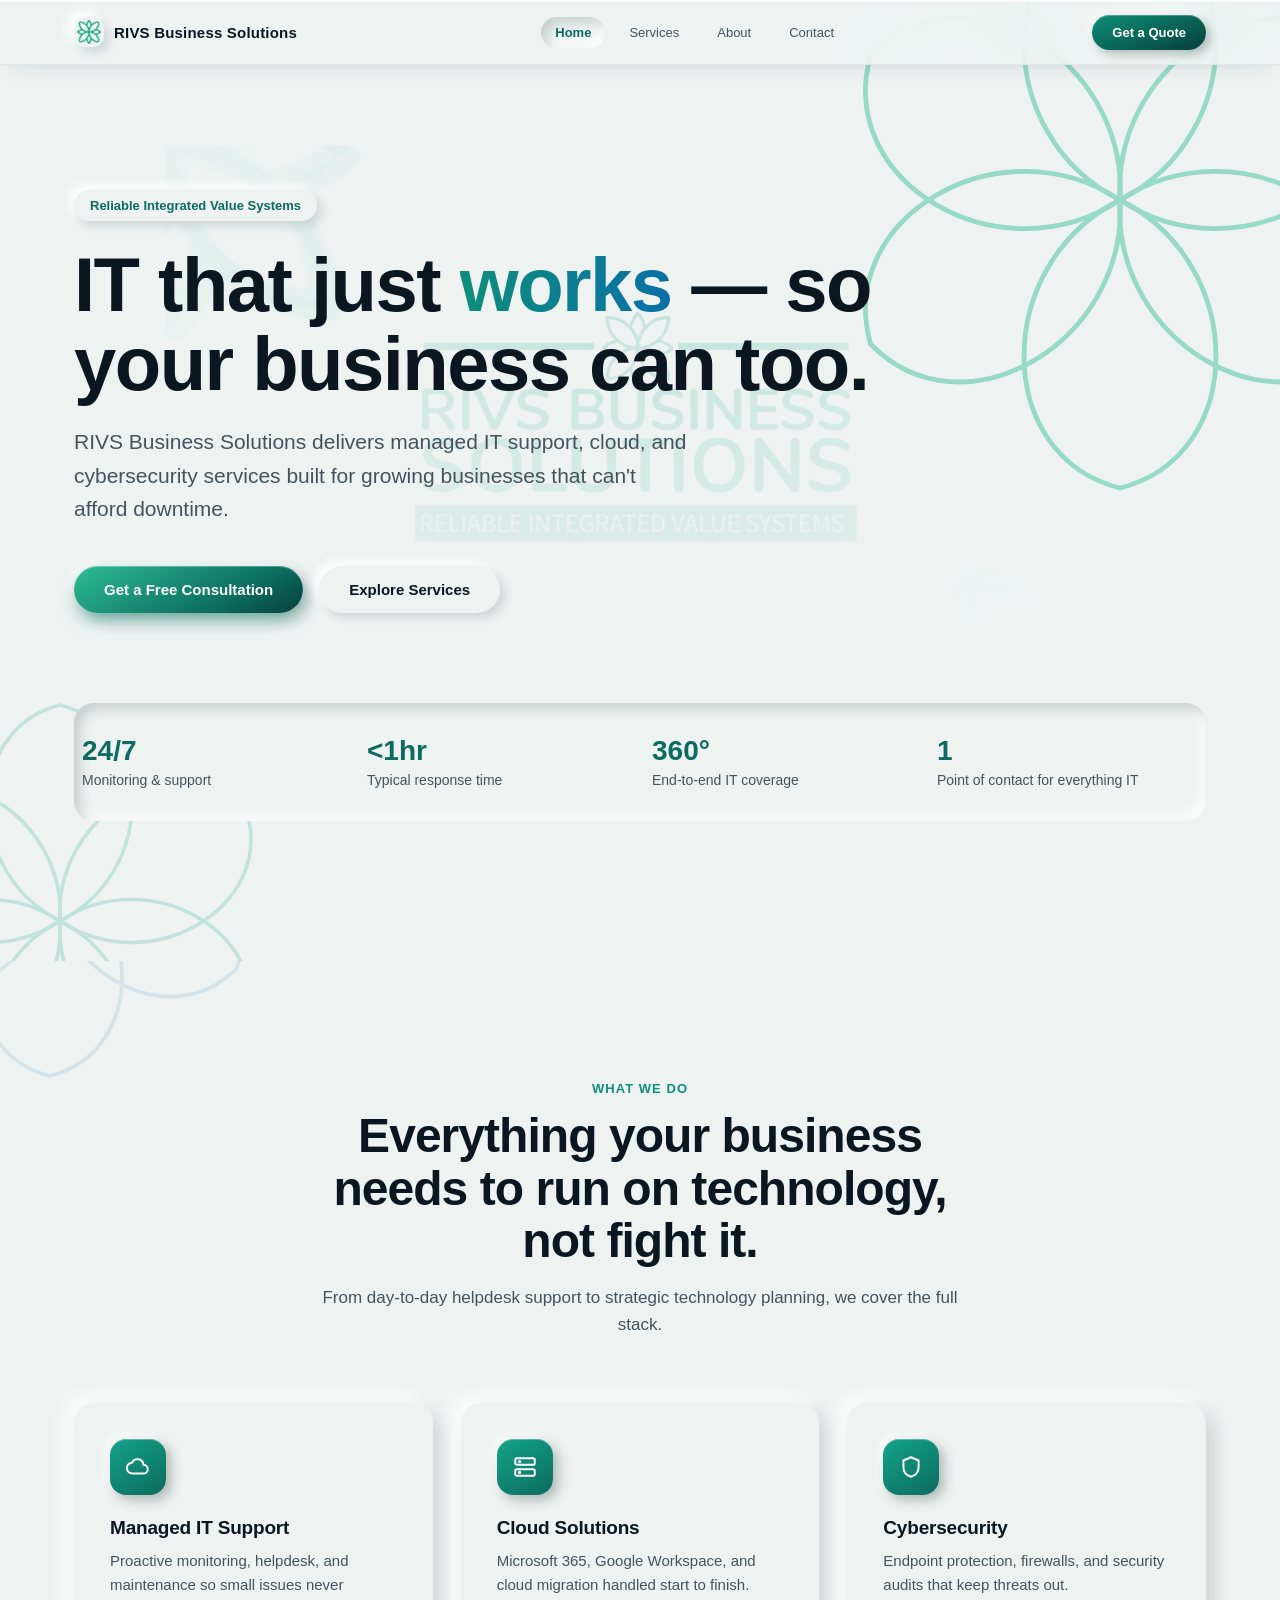
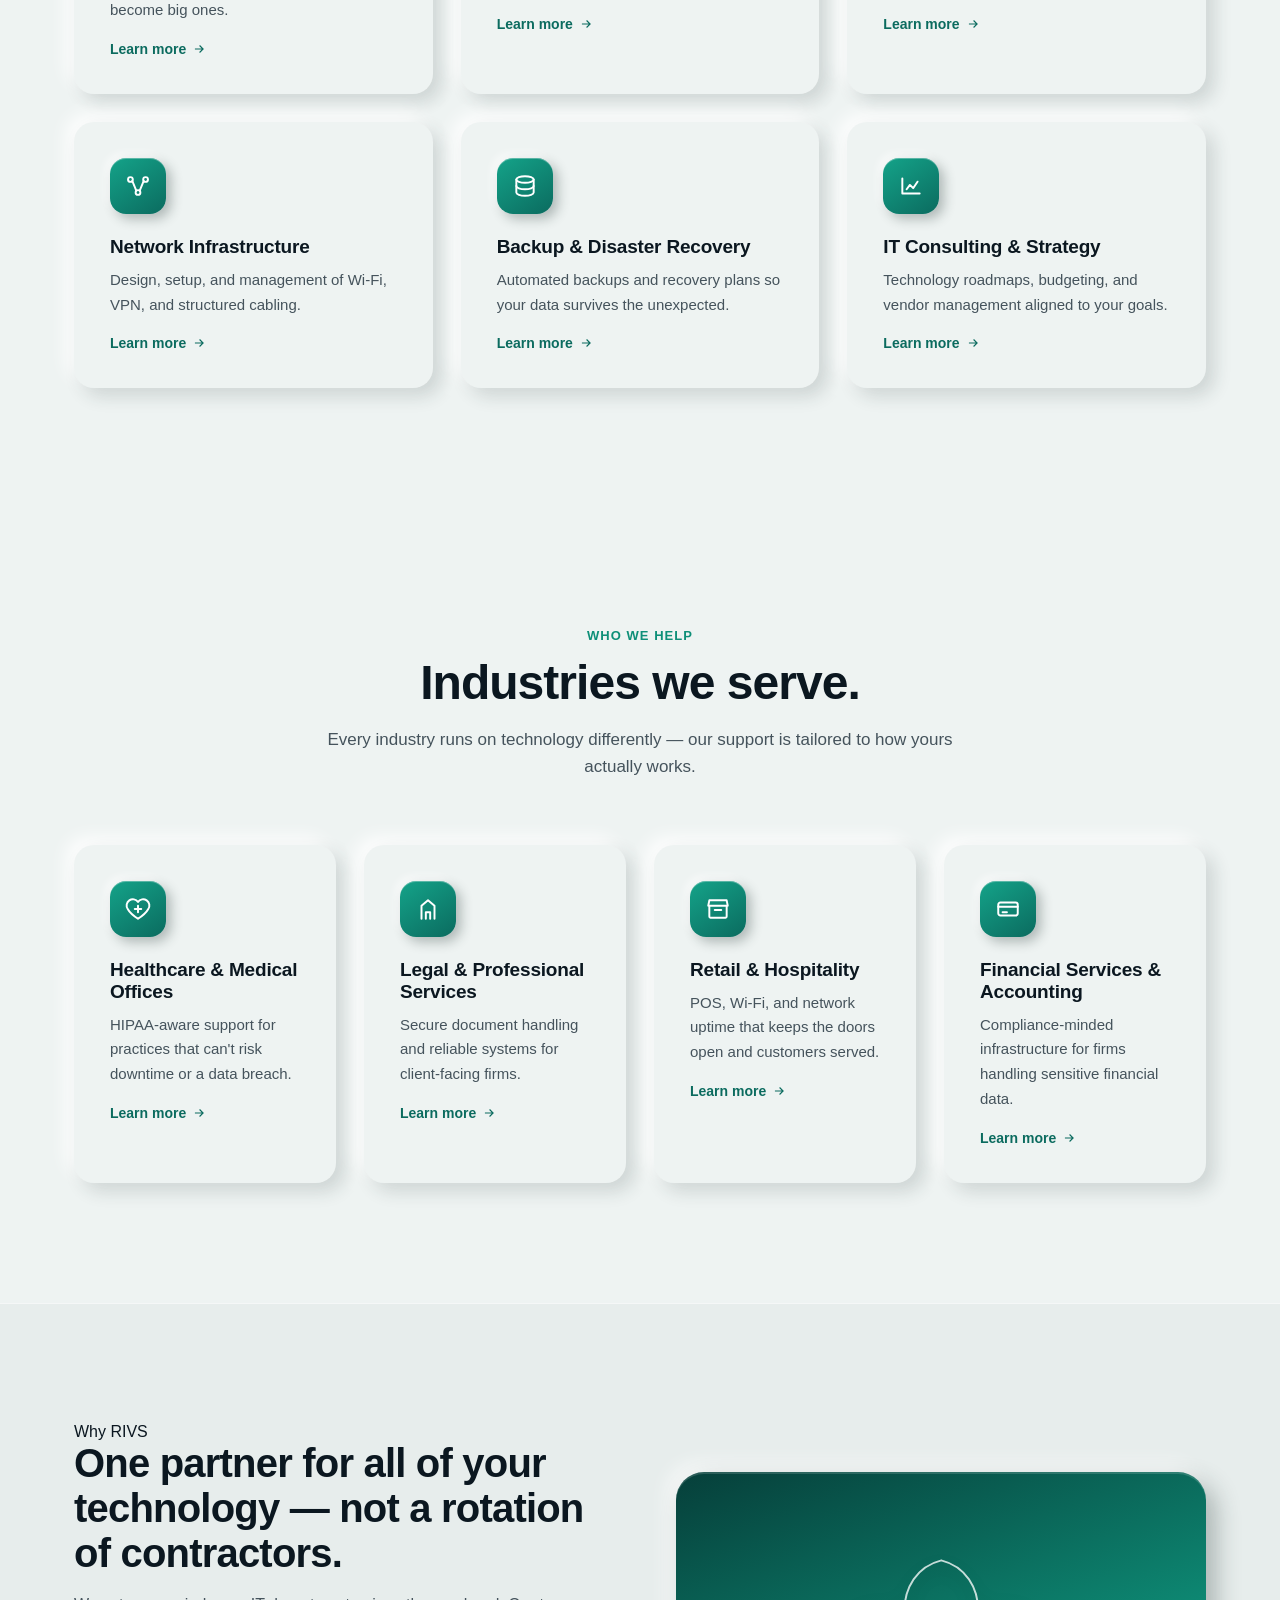
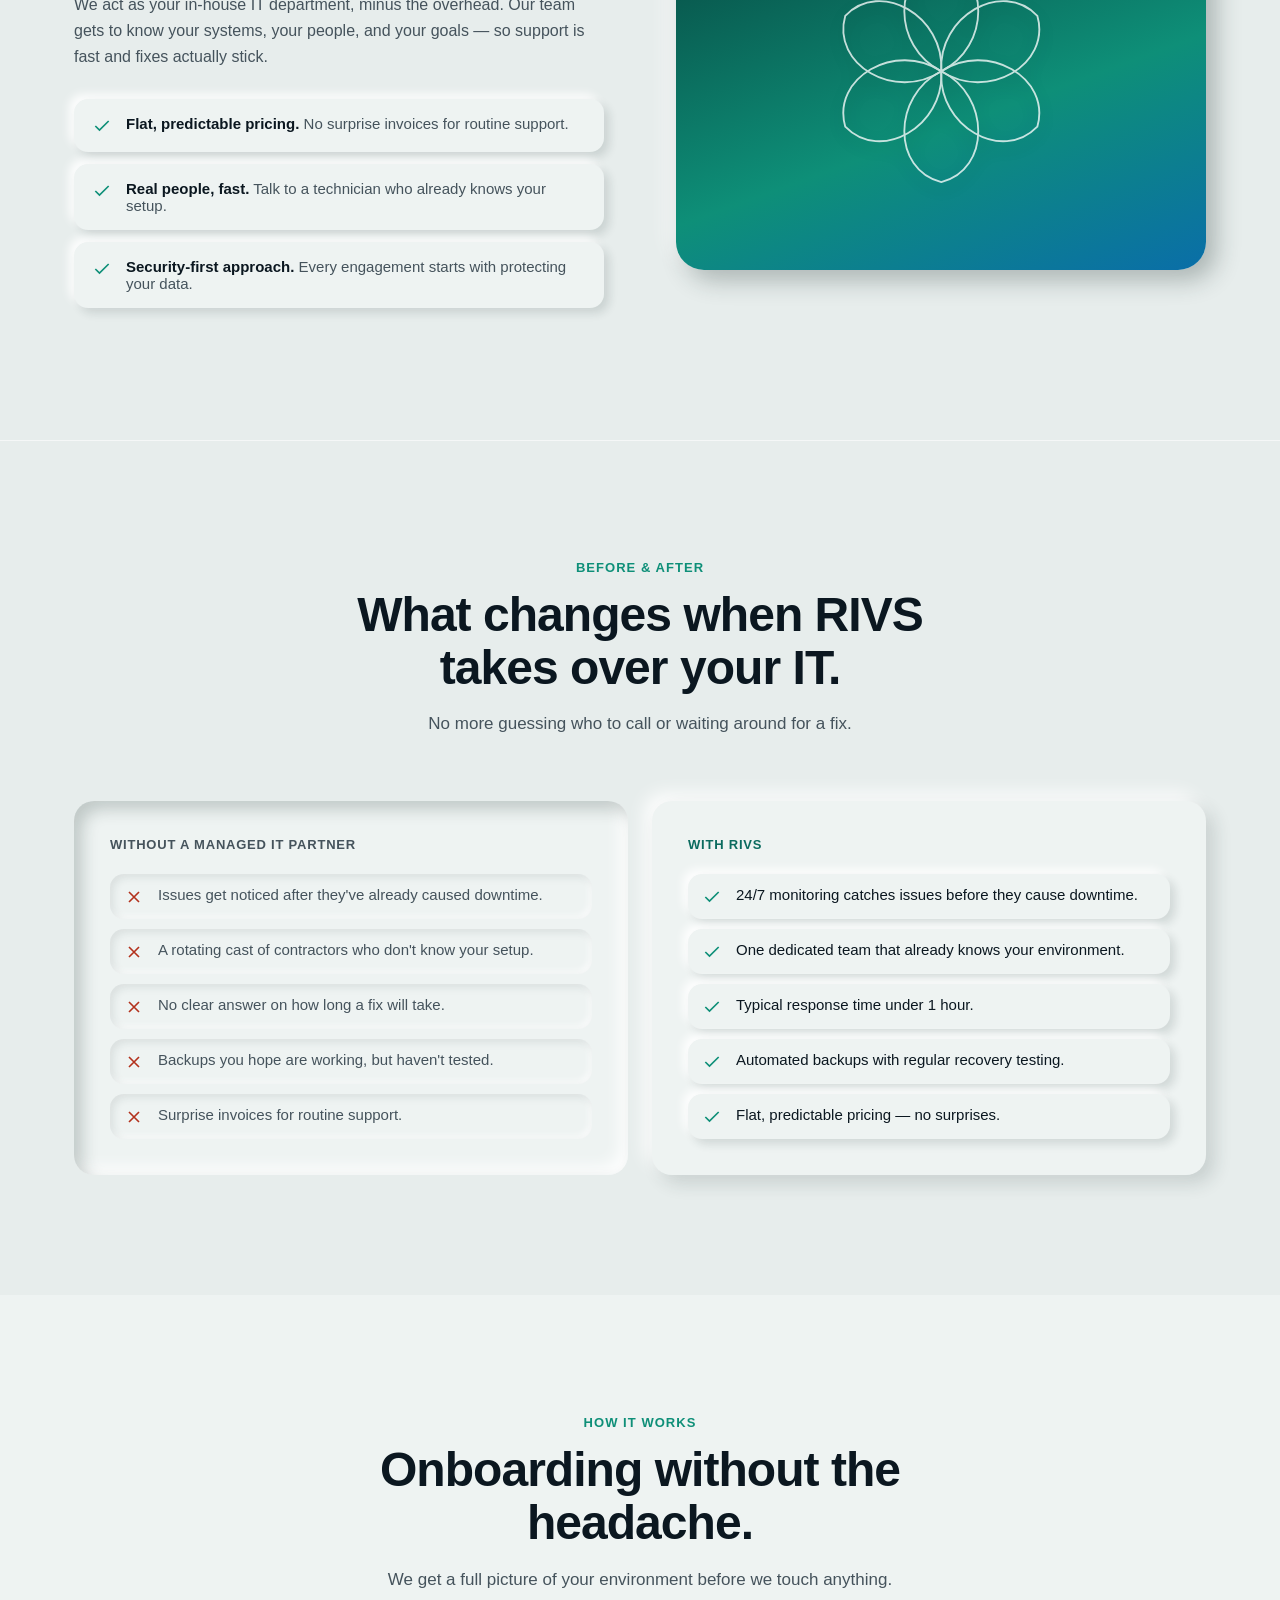
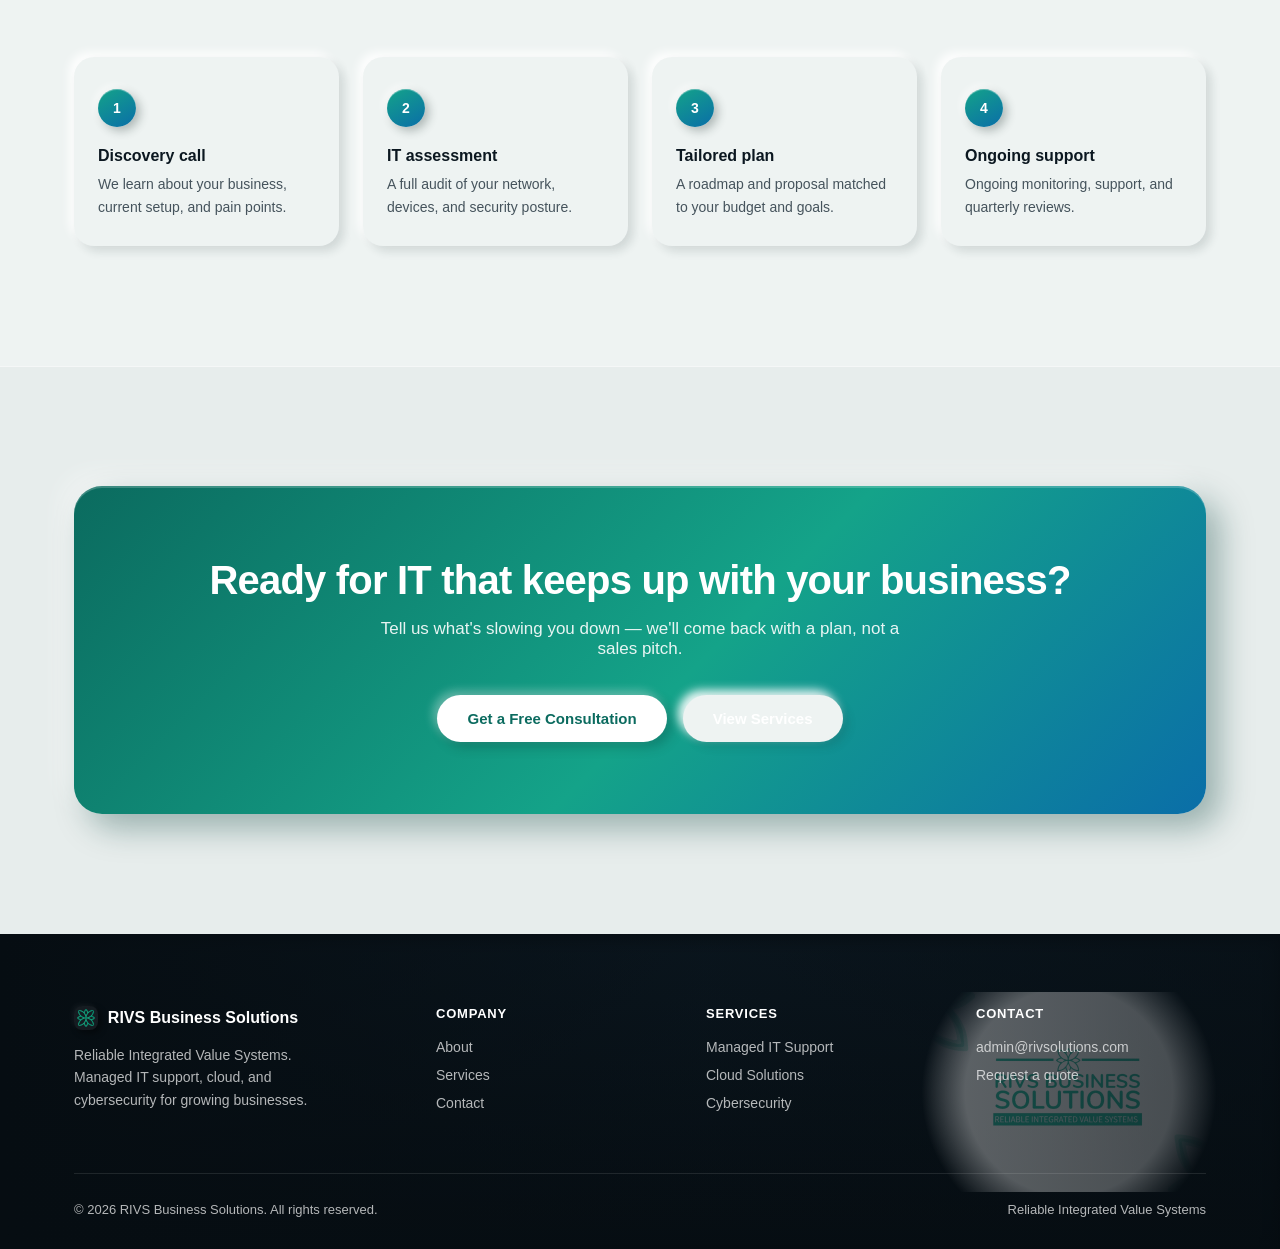
<file: index.html>
<!DOCTYPE html>
<html lang="en">
<head>
<meta charset="UTF-8">
<meta name="viewport" content="width=device-width, initial-scale=1.0">
<title>RIVS Business Solutions | Managed IT Services &amp; Support</title>
<meta name="description" content="RIVS Business Solutions — Reliable Integrated Value Systems. Managed IT support, cloud, cybersecurity, and network infrastructure for growing businesses.">
<meta property="og:title" content="RIVS Business Solutions">
<meta property="og:description" content="Reliable Integrated Value Systems — managed IT support, cloud, cybersecurity, and network infrastructure for growing businesses.">
<meta property="og:type" content="website">
<meta property="og:image" content="assets/brand-lockup.png">
<link rel="icon" type="image/png" href="assets/logo.png">
<link rel="apple-touch-icon" href="assets/logo.png">
<link rel="stylesheet" href="css/styles.css">
</head>
<body>

<header class="nav">
  <div class="container nav__inner">
    <a href="index.html" class="nav__brand">
      <img src="assets/logo.png" alt="RIVS Business Solutions logo">
      <span>RIVS Business Solutions</span>
    </a>
    <nav class="nav__links">
      <a href="index.html">Home</a>
      <a href="services.html">Services</a>
      <a href="about.html">About</a>
      <a href="contact.html">Contact</a>
      <a href="login.html" hidden>Sign In</a>
    </nav>
    <a href="contact.html" class="nav__cta">Get a Quote</a>
    <button class="nav__toggle" aria-label="Toggle menu">
      <svg viewBox="0 0 24 24" fill="none" stroke="currentColor" stroke-width="2" stroke-linecap="round"><line x1="3" y1="6" x2="21" y2="6"/><line x1="3" y1="12" x2="21" y2="12"/><line x1="3" y1="18" x2="21" y2="18"/></svg>
    </button>
  </div>
  <div class="nav__mobile">
    <a href="index.html">Home</a>
    <a href="services.html">Services</a>
    <a href="about.html">About</a>
    <a href="contact.html">Contact</a>
    <a href="login.html" hidden>Sign In</a>
    <a href="contact.html" class="btn btn--primary">Get a Quote</a>
  </div>
</header>

<main>
  <section class="hero">
    <video class="hero__bg-video" autoplay muted loop playsinline poster="assets/brand-lockup.png">
      <source src="assets/video/logo-animate.mp4" type="video/mp4">
    </video>
    <div class="hero__bg-overlay"></div>
    <svg class="hero__petals" viewBox="0 0 200 200" fill="none">
      <g stroke="url(#g1)" stroke-width="1.5" opacity="0.5">
        <g transform="rotate(0 100 100)"><path d="M100,100 C60,80 60,20 100,10 C140,20 140,80 100,100 Z"/></g>
        <g transform="rotate(60 100 100)"><path d="M100,100 C60,80 60,20 100,10 C140,20 140,80 100,100 Z"/></g>
        <g transform="rotate(120 100 100)"><path d="M100,100 C60,80 60,20 100,10 C140,20 140,80 100,100 Z"/></g>
        <g transform="rotate(180 100 100)"><path d="M100,100 C60,80 60,20 100,10 C140,20 140,80 100,100 Z"/></g>
        <g transform="rotate(240 100 100)"><path d="M100,100 C60,80 60,20 100,10 C140,20 140,80 100,100 Z"/></g>
        <g transform="rotate(300 100 100)"><path d="M100,100 C60,80 60,20 100,10 C140,20 140,80 100,100 Z"/></g>
      </g>
      <defs>
        <linearGradient id="g1" x1="0" y1="0" x2="200" y2="200">
          <stop offset="0" stop-color="#2ebd92"/>
          <stop offset="1" stop-color="#0a6ea8"/>
        </linearGradient>
      </defs>
    </svg>
    <svg class="hero__petals-2" viewBox="0 0 200 200" fill="none">
      <g stroke="#14a389" stroke-width="1.5" opacity="0.4">
        <g transform="rotate(0 100 100)"><path d="M100,100 C60,80 60,20 100,10 C140,20 140,80 100,100 Z"/></g>
        <g transform="rotate(60 100 100)"><path d="M100,100 C60,80 60,20 100,10 C140,20 140,80 100,100 Z"/></g>
        <g transform="rotate(120 100 100)"><path d="M100,100 C60,80 60,20 100,10 C140,20 140,80 100,100 Z"/></g>
        <g transform="rotate(180 100 100)"><path d="M100,100 C60,80 60,20 100,10 C140,20 140,80 100,100 Z"/></g>
        <g transform="rotate(240 100 100)"><path d="M100,100 C60,80 60,20 100,10 C140,20 140,80 100,100 Z"/></g>
        <g transform="rotate(300 100 100)"><path d="M100,100 C60,80 60,20 100,10 C140,20 140,80 100,100 Z"/></g>
      </g>
    </svg>

    <div class="container">
      <span class="hero__eyebrow">Reliable Integrated Value Systems</span>
      <h1>IT that just <span>works</span> — so your business can too.</h1>
      <p class="lede">RIVS Business Solutions delivers managed IT support, cloud, and cybersecurity services built for growing businesses that can't afford downtime.</p>
      <div class="hero__actions">
        <a href="contact.html" class="btn btn--primary">Get a Free Consultation</a>
        <a href="services.html" class="btn btn--ghost">Explore Services</a>
      </div>

      <div class="stat-strip">
        <div class="stat"><b>24/7</b><span>Monitoring &amp; support</span></div>
        <div class="stat"><b>&lt;1hr</b><span>Typical response time</span></div>
        <div class="stat"><b>360°</b><span>End-to-end IT coverage</span></div>
        <div class="stat"><b>1</b><span>Point of contact for everything IT</span></div>
      </div>
    </div>
  </section>

  <section class="section" id="services">
    <div class="container">
      <div class="section-head reveal">
        <span class="kicker">What we do</span>
        <h2>Everything your business needs to run on technology, not fight it.</h2>
        <p>From day-to-day helpdesk support to strategic technology planning, we cover the full stack.</p>
      </div>

      <div class="grid grid--3">
        <div class="card reveal">
          <div class="card__icon">
            <svg viewBox="0 0 24 24" fill="none" stroke="currentColor" stroke-width="1.8" stroke-linecap="round" stroke-linejoin="round"><path d="M7 18h10a4 4 0 000-8 5.5 5.5 0 00-10.5-2A4.5 4.5 0 007 18z"/></svg>
          </div>
          <h3>Managed IT Support</h3>
          <p>Proactive monitoring, helpdesk, and maintenance so small issues never become big ones.</p>
          <a href="services.html" class="card__link">Learn more <svg viewBox="0 0 24 24" fill="none" stroke="currentColor" stroke-width="2"><path d="M5 12h14M13 6l6 6-6 6"/></svg></a>
        </div>

        <div class="card reveal">
          <div class="card__icon">
            <svg viewBox="0 0 24 24" fill="none" stroke="currentColor" stroke-width="1.8" stroke-linecap="round" stroke-linejoin="round"><rect x="3" y="4" width="18" height="6" rx="1.5"/><rect x="3" y="14" width="18" height="6" rx="1.5"/><circle cx="7" cy="7" r="0.6" fill="currentColor"/><circle cx="7" cy="17" r="0.6" fill="currentColor"/></svg>
          </div>
          <h3>Cloud Solutions</h3>
          <p>Microsoft 365, Google Workspace, and cloud migration handled start to finish.</p>
          <a href="services.html" class="card__link">Learn more <svg viewBox="0 0 24 24" fill="none" stroke="currentColor" stroke-width="2"><path d="M5 12h14M13 6l6 6-6 6"/></svg></a>
        </div>

        <div class="card reveal">
          <div class="card__icon">
            <svg viewBox="0 0 24 24" fill="none" stroke="currentColor" stroke-width="1.8" stroke-linecap="round" stroke-linejoin="round"><path d="M12 3l7 3v6c0 5-3.5 8-7 9-3.5-1-7-4-7-9V6l7-3z"/></svg>
          </div>
          <h3>Cybersecurity</h3>
          <p>Endpoint protection, firewalls, and security audits that keep threats out.</p>
          <a href="services.html" class="card__link">Learn more <svg viewBox="0 0 24 24" fill="none" stroke="currentColor" stroke-width="2"><path d="M5 12h14M13 6l6 6-6 6"/></svg></a>
        </div>

        <div class="card reveal">
          <div class="card__icon">
            <svg viewBox="0 0 24 24" fill="none" stroke="currentColor" stroke-width="1.8" stroke-linecap="round" stroke-linejoin="round"><circle cx="5" cy="6" r="2.2"/><circle cx="19" cy="6" r="2.2"/><circle cx="12" cy="18" r="2.2"/><path d="M6.8 7.6L10.5 16.5M17.2 7.6L13.5 16.5"/></svg>
          </div>
          <h3>Network Infrastructure</h3>
          <p>Design, setup, and management of Wi-Fi, VPN, and structured cabling.</p>
          <a href="services.html" class="card__link">Learn more <svg viewBox="0 0 24 24" fill="none" stroke="currentColor" stroke-width="2"><path d="M5 12h14M13 6l6 6-6 6"/></svg></a>
        </div>

        <div class="card reveal">
          <div class="card__icon">
            <svg viewBox="0 0 24 24" fill="none" stroke="currentColor" stroke-width="1.8" stroke-linecap="round" stroke-linejoin="round"><ellipse cx="12" cy="6" rx="8" ry="3"/><path d="M4 6v6c0 1.7 3.6 3 8 3s8-1.3 8-3V6"/><path d="M4 12v6c0 1.7 3.6 3 8 3s8-1.3 8-3v-6"/></svg>
          </div>
          <h3>Backup &amp; Disaster Recovery</h3>
          <p>Automated backups and recovery plans so your data survives the unexpected.</p>
          <a href="services.html" class="card__link">Learn more <svg viewBox="0 0 24 24" fill="none" stroke="currentColor" stroke-width="2"><path d="M5 12h14M13 6l6 6-6 6"/></svg></a>
        </div>

        <div class="card reveal">
          <div class="card__icon">
            <svg viewBox="0 0 24 24" fill="none" stroke="currentColor" stroke-width="1.8" stroke-linecap="round" stroke-linejoin="round"><path d="M4 19V5M4 19h16M8 15l3-4 3 3 4-6"/></svg>
          </div>
          <h3>IT Consulting &amp; Strategy</h3>
          <p>Technology roadmaps, budgeting, and vendor management aligned to your goals.</p>
          <a href="services.html" class="card__link">Learn more <svg viewBox="0 0 24 24" fill="none" stroke="currentColor" stroke-width="2"><path d="M5 12h14M13 6l6 6-6 6"/></svg></a>
        </div>
      </div>
    </div>
  </section>

  <section class="section" id="industries">
    <div class="container">
      <div class="section-head reveal">
        <span class="kicker">Who we help</span>
        <h2>Industries we serve.</h2>
        <p>Every industry runs on technology differently — our support is tailored to how yours actually works.</p>
      </div>

      <div class="grid grid--4">
        <div class="card reveal">
          <div class="card__icon">
            <svg viewBox="0 0 24 24" fill="none" stroke="currentColor" stroke-width="1.8" stroke-linecap="round" stroke-linejoin="round"><path d="M12 21s-7-4.5-9.5-9A5.5 5.5 0 0112 5.5 5.5 5.5 0 0121.5 12c-2.5 4.5-9.5 9-9.5 9z"/><path d="M9 12h6M12 9v6"/></svg>
          </div>
          <h3>Healthcare &amp; Medical Offices</h3>
          <p>HIPAA-aware support for practices that can't risk downtime or a data breach.</p>
          <a href="contact.html" class="card__link">Learn more <svg viewBox="0 0 24 24" fill="none" stroke="currentColor" stroke-width="2"><path d="M5 12h14M13 6l6 6-6 6"/></svg></a>
        </div>

        <div class="card reveal">
          <div class="card__icon">
            <svg viewBox="0 0 24 24" fill="none" stroke="currentColor" stroke-width="1.8" stroke-linecap="round" stroke-linejoin="round"><path d="M6 21V9l6-5 6 5v12"/><path d="M10 21v-6h4v6"/></svg>
          </div>
          <h3>Legal &amp; Professional Services</h3>
          <p>Secure document handling and reliable systems for client-facing firms.</p>
          <a href="contact.html" class="card__link">Learn more <svg viewBox="0 0 24 24" fill="none" stroke="currentColor" stroke-width="2"><path d="M5 12h14M13 6l6 6-6 6"/></svg></a>
        </div>

        <div class="card reveal">
          <div class="card__icon">
            <svg viewBox="0 0 24 24" fill="none" stroke="currentColor" stroke-width="1.8" stroke-linecap="round" stroke-linejoin="round"><path d="M3 9l1-5h16l1 5"/><path d="M4 9h16v10a1 1 0 01-1 1H5a1 1 0 01-1-1V9z"/><path d="M9 13h6"/></svg>
          </div>
          <h3>Retail &amp; Hospitality</h3>
          <p>POS, Wi-Fi, and network uptime that keeps the doors open and customers served.</p>
          <a href="contact.html" class="card__link">Learn more <svg viewBox="0 0 24 24" fill="none" stroke="currentColor" stroke-width="2"><path d="M5 12h14M13 6l6 6-6 6"/></svg></a>
        </div>

        <div class="card reveal">
          <div class="card__icon">
            <svg viewBox="0 0 24 24" fill="none" stroke="currentColor" stroke-width="1.8" stroke-linecap="round" stroke-linejoin="round"><rect x="3" y="6" width="18" height="12" rx="2"/><path d="M3 10h18M7 15h4"/></svg>
          </div>
          <h3>Financial Services &amp; Accounting</h3>
          <p>Compliance-minded infrastructure for firms handling sensitive financial data.</p>
          <a href="contact.html" class="card__link">Learn more <svg viewBox="0 0 24 24" fill="none" stroke="currentColor" stroke-width="2"><path d="M5 12h14M13 6l6 6-6 6"/></svg></a>
        </div>
      </div>
    </div>
  </section>

  <section class="section section--tint">
    <div class="container">
      <div class="split">
        <div class="reveal">
          <span class="kicker">Why RIVS</span>
          <h2 style="font-size:clamp(28px,3.6vw,40px);letter-spacing:-0.02em;margin:0 0 16px;">One partner for all of your technology — not a rotation of contractors.</h2>
          <p style="font-size:16px;color:var(--ink-soft);line-height:1.65;">We act as your in-house IT department, minus the overhead. Our team gets to know your systems, your people, and your goals — so support is fast and fixes actually stick.</p>
          <ul class="feature-list">
            <li><svg viewBox="0 0 24 24" fill="none" stroke="currentColor" stroke-width="2"><path d="M20 6L9 17l-5-5"/></svg><span><strong>Flat, predictable pricing.</strong> No surprise invoices for routine support.</span></li>
            <li><svg viewBox="0 0 24 24" fill="none" stroke="currentColor" stroke-width="2"><path d="M20 6L9 17l-5-5"/></svg><span><strong>Real people, fast.</strong> Talk to a technician who already knows your setup.</span></li>
            <li><svg viewBox="0 0 24 24" fill="none" stroke="currentColor" stroke-width="2"><path d="M20 6L9 17l-5-5"/></svg><span><strong>Security-first approach.</strong> Every engagement starts with protecting your data.</span></li>
          </ul>
        </div>
        <div class="split__visual reveal">
          <svg viewBox="0 0 200 200" fill="none">
            <g stroke="#ffffff" stroke-width="1.5" opacity="0.85">
              <g transform="rotate(0 100 100)"><path d="M100,100 C60,80 60,20 100,10 C140,20 140,80 100,100 Z"/></g>
              <g transform="rotate(60 100 100)"><path d="M100,100 C60,80 60,20 100,10 C140,20 140,80 100,100 Z"/></g>
              <g transform="rotate(120 100 100)"><path d="M100,100 C60,80 60,20 100,10 C140,20 140,80 100,100 Z"/></g>
              <g transform="rotate(180 100 100)"><path d="M100,100 C60,80 60,20 100,10 C140,20 140,80 100,100 Z"/></g>
              <g transform="rotate(240 100 100)"><path d="M100,100 C60,80 60,20 100,10 C140,20 140,80 100,100 Z"/></g>
              <g transform="rotate(300 100 100)"><path d="M100,100 C60,80 60,20 100,10 C140,20 140,80 100,100 Z"/></g>
            </g>
          </svg>
        </div>
      </div>
    </div>
  </section>

  <section class="section section--tint">
    <div class="container">
      <div class="section-head reveal">
        <span class="kicker">Before &amp; after</span>
        <h2>What changes when RIVS takes over your IT.</h2>
        <p>No more guessing who to call or waiting around for a fix.</p>
      </div>

      <div class="compare">
        <div class="compare__panel compare__panel--before reveal">
          <h4>Without a managed IT partner</h4>
          <ul>
            <li><svg viewBox="0 0 24 24" fill="none" stroke="currentColor" stroke-width="2"><path d="M18 6L6 18M6 6l12 12"/></svg><span>Issues get noticed after they've already caused downtime.</span></li>
            <li><svg viewBox="0 0 24 24" fill="none" stroke="currentColor" stroke-width="2"><path d="M18 6L6 18M6 6l12 12"/></svg><span>A rotating cast of contractors who don't know your setup.</span></li>
            <li><svg viewBox="0 0 24 24" fill="none" stroke="currentColor" stroke-width="2"><path d="M18 6L6 18M6 6l12 12"/></svg><span>No clear answer on how long a fix will take.</span></li>
            <li><svg viewBox="0 0 24 24" fill="none" stroke="currentColor" stroke-width="2"><path d="M18 6L6 18M6 6l12 12"/></svg><span>Backups you hope are working, but haven't tested.</span></li>
            <li><svg viewBox="0 0 24 24" fill="none" stroke="currentColor" stroke-width="2"><path d="M18 6L6 18M6 6l12 12"/></svg><span>Surprise invoices for routine support.</span></li>
          </ul>
        </div>
        <div class="compare__panel compare__panel--after reveal">
          <h4>With RIVS</h4>
          <ul>
            <li><svg viewBox="0 0 24 24" fill="none" stroke="currentColor" stroke-width="2"><path d="M20 6L9 17l-5-5"/></svg><span>24/7 monitoring catches issues before they cause downtime.</span></li>
            <li><svg viewBox="0 0 24 24" fill="none" stroke="currentColor" stroke-width="2"><path d="M20 6L9 17l-5-5"/></svg><span>One dedicated team that already knows your environment.</span></li>
            <li><svg viewBox="0 0 24 24" fill="none" stroke="currentColor" stroke-width="2"><path d="M20 6L9 17l-5-5"/></svg><span>Typical response time under 1 hour.</span></li>
            <li><svg viewBox="0 0 24 24" fill="none" stroke="currentColor" stroke-width="2"><path d="M20 6L9 17l-5-5"/></svg><span>Automated backups with regular recovery testing.</span></li>
            <li><svg viewBox="0 0 24 24" fill="none" stroke="currentColor" stroke-width="2"><path d="M20 6L9 17l-5-5"/></svg><span>Flat, predictable pricing — no surprises.</span></li>
          </ul>
        </div>
      </div>
    </div>
  </section>

  <section class="section">
    <div class="container">
      <div class="section-head reveal">
        <span class="kicker">How it works</span>
        <h2>Onboarding without the headache.</h2>
        <p>We get a full picture of your environment before we touch anything.</p>
      </div>
      <div class="process">
        <div class="process__step reveal">
          <div class="process__num">1</div>
          <h4>Discovery call</h4>
          <p>We learn about your business, current setup, and pain points.</p>
        </div>
        <div class="process__step reveal">
          <div class="process__num">2</div>
          <h4>IT assessment</h4>
          <p>A full audit of your network, devices, and security posture.</p>
        </div>
        <div class="process__step reveal">
          <div class="process__num">3</div>
          <h4>Tailored plan</h4>
          <p>A roadmap and proposal matched to your budget and goals.</p>
        </div>
        <div class="process__step reveal">
          <div class="process__num">4</div>
          <h4>Ongoing support</h4>
          <p>Ongoing monitoring, support, and quarterly reviews.</p>
        </div>
      </div>
    </div>
  </section>

  <section class="section" id="testimonials" hidden>
    <div class="container">
      <div class="section-head reveal">
        <span class="kicker">What clients say</span>
        <h2>Don't just take our word for it.</h2>
        <p>Client stories coming soon — reach out and we'll happily connect you with references in the meantime.</p>
      </div>

      <div class="grid grid--3">
        <div class="testimonial-card reveal">
          <div class="testimonial-card__mark">&ldquo;</div>
          <p class="quote">[Add a quote from a real client here.]</p>
          <div class="byline">— [Client name], [Company]</div>
        </div>
        <div class="testimonial-card reveal">
          <div class="testimonial-card__mark">&ldquo;</div>
          <p class="quote">[Add a quote from a real client here.]</p>
          <div class="byline">— [Client name], [Company]</div>
        </div>
        <div class="testimonial-card reveal">
          <div class="testimonial-card__mark">&ldquo;</div>
          <p class="quote">[Add a quote from a real client here.]</p>
          <div class="byline">— [Client name], [Company]</div>
        </div>
      </div>
    </div>
  </section>

  <section class="section section--tint">
    <div class="container">
      <div class="cta-banner reveal">
        <h2>Ready for IT that keeps up with your business?</h2>
        <p>Tell us what's slowing you down — we'll come back with a plan, not a sales pitch.</p>
        <div class="cta-banner__actions">
          <a href="contact.html" class="btn btn--light">Get a Free Consultation</a>
          <a href="services.html" class="btn btn--ghost" style="border-color:rgba(255,255,255,0.5);color:#fff;">View Services</a>
        </div>
      </div>
    </div>
  </section>
</main>

<footer class="footer">
  <video class="footer__bg-video" autoplay muted loop playsinline poster="assets/brand-lockup.png">
    <source src="assets/video/logo-animate-quote.mp4" type="video/mp4">
  </video>
  <div class="footer__bg-overlay"></div>
  <div class="container">
    <div class="footer__top">
      <div>
        <div class="footer__brand"><img src="assets/logo.png" alt="RIVS logo"><span>RIVS Business Solutions</span></div>
        <p class="tagline">Reliable Integrated Value Systems. Managed IT support, cloud, and cybersecurity for growing businesses.</p>
      </div>
      <div>
        <h5>Company</h5>
        <ul>
          <li><a href="about.html">About</a></li>
          <li><a href="services.html">Services</a></li>
          <li><a href="contact.html">Contact</a></li>
        </ul>
      </div>
      <div>
        <h5>Services</h5>
        <ul>
          <li><a href="services.html">Managed IT Support</a></li>
          <li><a href="services.html">Cloud Solutions</a></li>
          <li><a href="services.html">Cybersecurity</a></li>
        </ul>
      </div>
      <div>
        <h5>Contact</h5>
        <ul>
          <li><a href="mailto:admin@rivsolutions.com">admin@rivsolutions.com</a></li>
          <li><a href="contact.html">Request a quote</a></li>
        </ul>
      </div>
    </div>
    <div class="footer__bottom">
      <span>&copy; 2026 RIVS Business Solutions. All rights reserved.</span>
      <span>Reliable Integrated Value Systems</span>
    </div>
  </div>
</footer>

<script src="js/script.js"></script>
<script src="js/auth.js"></script>
</body>
</html>
</file>
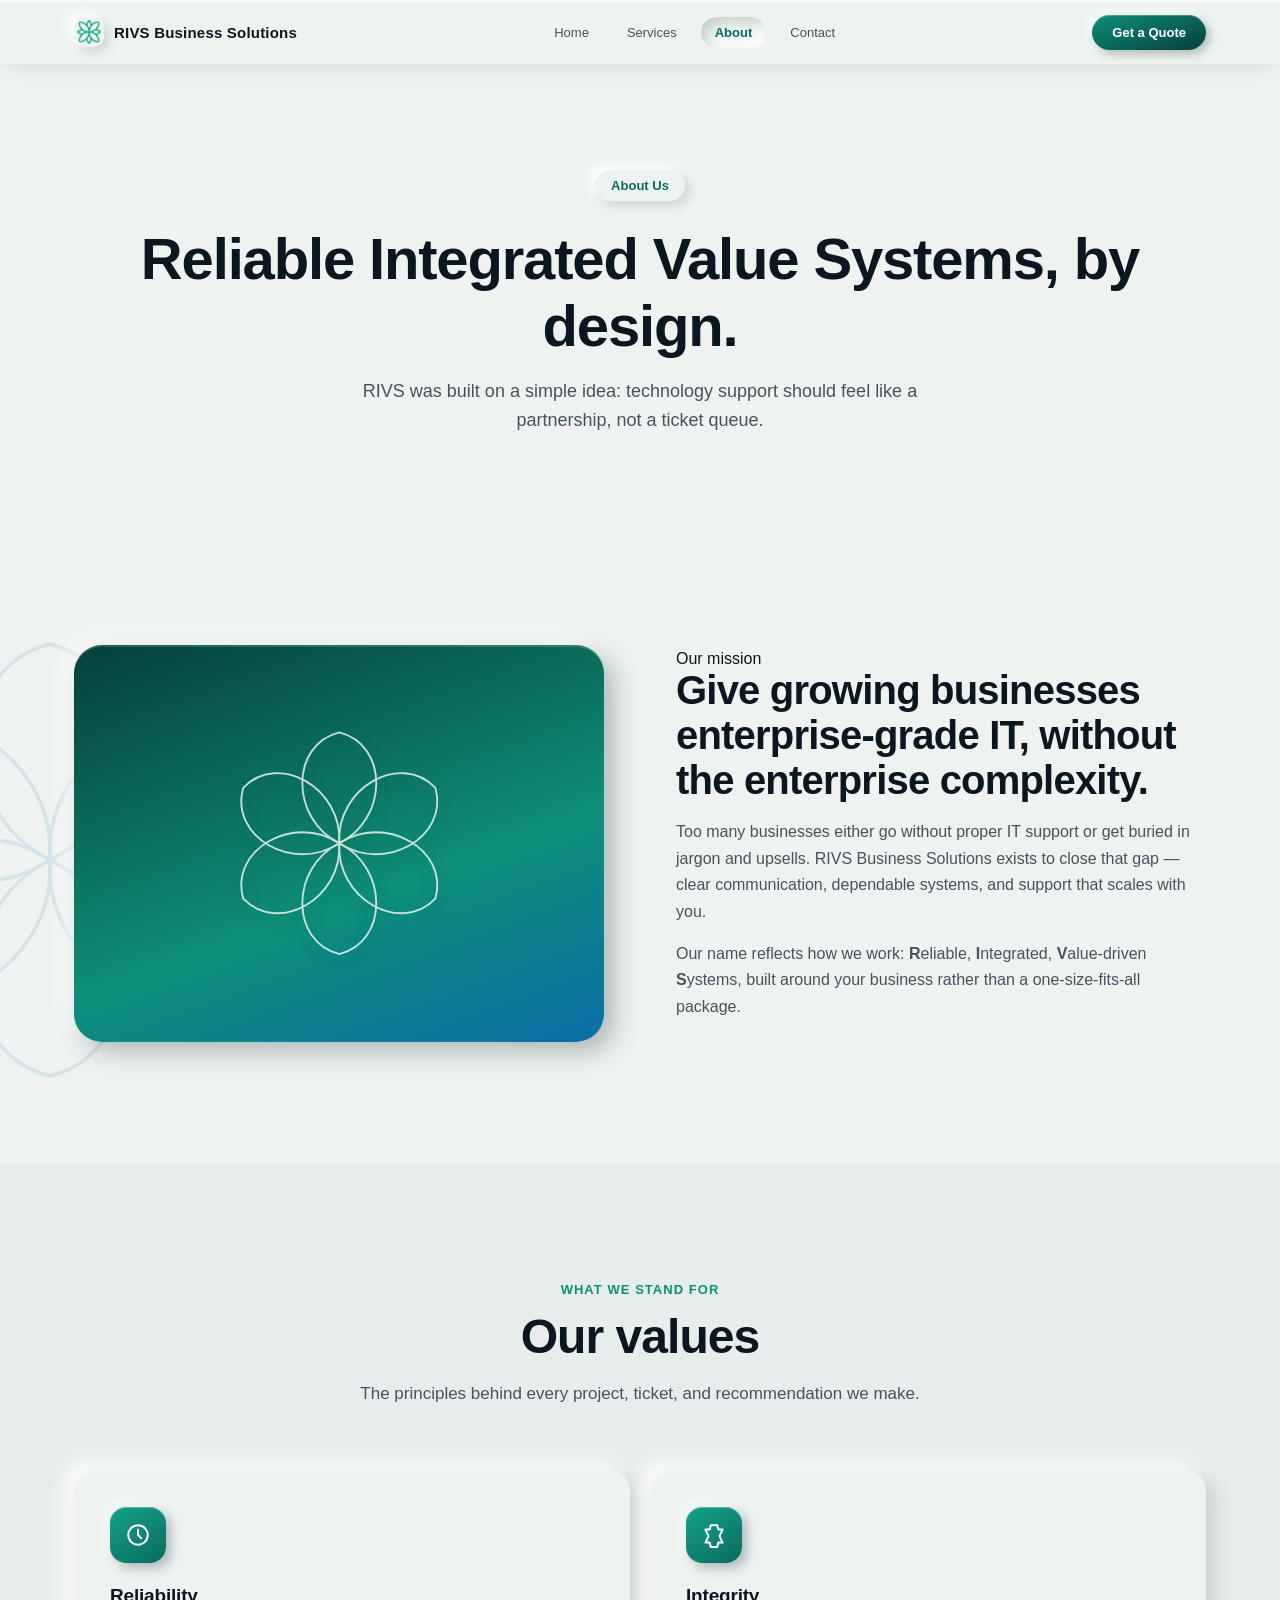
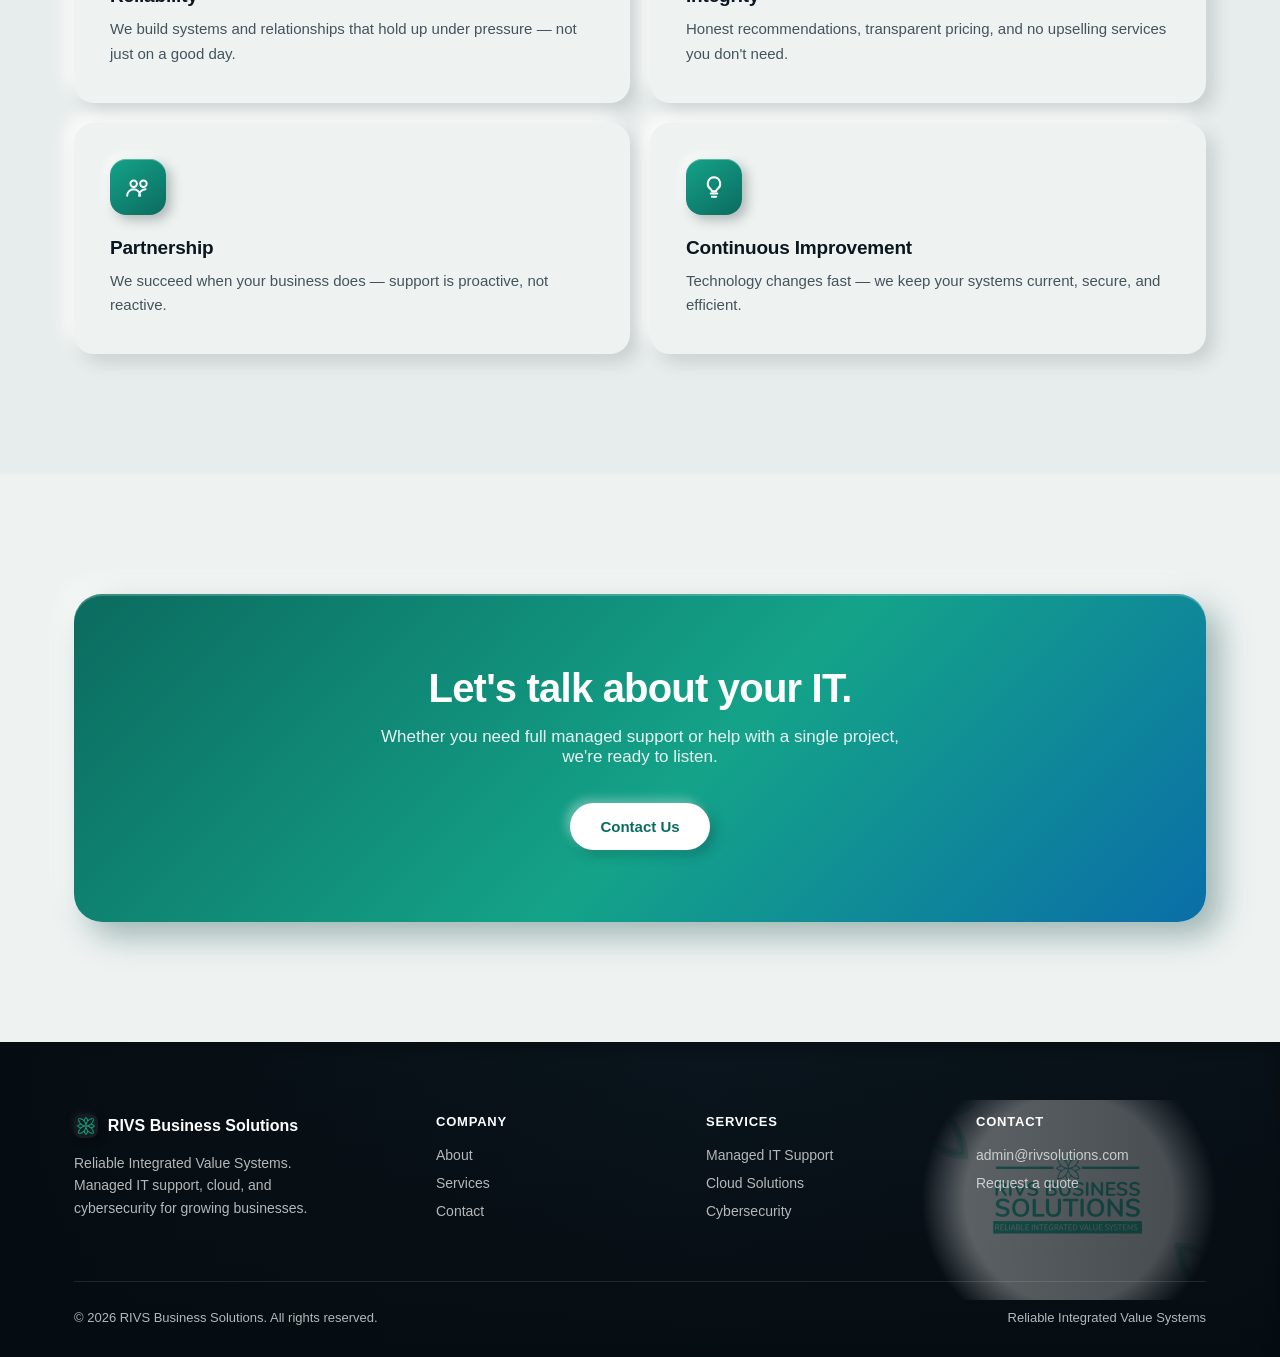
<file: about.html>
<!DOCTYPE html>
<html lang="en">
<head>
<meta charset="UTF-8">
<meta name="viewport" content="width=device-width, initial-scale=1.0">
<title>About | RIVS Business Solutions</title>
<meta name="description" content="RIVS Business Solutions — Reliable Integrated Value Systems. Learn about our mission, values, and approach to managed IT.">
<link rel="icon" type="image/png" href="assets/logo.png">
<link rel="apple-touch-icon" href="assets/logo.png">
<link rel="stylesheet" href="css/styles.css">
</head>
<body>

<header class="nav">
  <div class="container nav__inner">
    <a href="index.html" class="nav__brand">
      <img src="assets/logo.png" alt="RIVS Business Solutions logo">
      <span>RIVS Business Solutions</span>
    </a>
    <nav class="nav__links">
      <a href="index.html">Home</a>
      <a href="services.html">Services</a>
      <a href="about.html">About</a>
      <a href="contact.html">Contact</a>
      <a href="login.html" hidden>Sign In</a>
    </nav>
    <a href="contact.html" class="nav__cta">Get a Quote</a>
    <button class="nav__toggle" aria-label="Toggle menu">
      <svg viewBox="0 0 24 24" fill="none" stroke="currentColor" stroke-width="2" stroke-linecap="round"><line x1="3" y1="6" x2="21" y2="6"/><line x1="3" y1="12" x2="21" y2="12"/><line x1="3" y1="18" x2="21" y2="18"/></svg>
    </button>
  </div>
  <div class="nav__mobile">
    <a href="index.html">Home</a>
    <a href="services.html">Services</a>
    <a href="about.html">About</a>
    <a href="contact.html">Contact</a>
    <a href="login.html" hidden>Sign In</a>
    <a href="contact.html" class="btn btn--primary">Get a Quote</a>
  </div>
</header>

<main>
  <section class="page-hero">
    <div class="container">
      <span class="hero__eyebrow">About Us</span>
      <h1>Reliable Integrated Value Systems, by design.</h1>
      <p>RIVS was built on a simple idea: technology support should feel like a partnership, not a ticket queue.</p>
    </div>
  </section>

  <section class="section">
    <div class="container">
      <div class="split">
        <div class="split__visual reveal">
          <svg viewBox="0 0 200 200" fill="none">
            <g stroke="#ffffff" stroke-width="1.5" opacity="0.85">
              <g transform="rotate(0 100 100)"><path d="M100,100 C60,80 60,20 100,10 C140,20 140,80 100,100 Z"/></g>
              <g transform="rotate(60 100 100)"><path d="M100,100 C60,80 60,20 100,10 C140,20 140,80 100,100 Z"/></g>
              <g transform="rotate(120 100 100)"><path d="M100,100 C60,80 60,20 100,10 C140,20 140,80 100,100 Z"/></g>
              <g transform="rotate(180 100 100)"><path d="M100,100 C60,80 60,20 100,10 C140,20 140,80 100,100 Z"/></g>
              <g transform="rotate(240 100 100)"><path d="M100,100 C60,80 60,20 100,10 C140,20 140,80 100,100 Z"/></g>
              <g transform="rotate(300 100 100)"><path d="M100,100 C60,80 60,20 100,10 C140,20 140,80 100,100 Z"/></g>
            </g>
          </svg>
        </div>
        <div class="reveal">
          <span class="kicker">Our mission</span>
          <h2 style="font-size:clamp(28px,3.6vw,40px);letter-spacing:-0.02em;margin:0 0 16px;">Give growing businesses enterprise-grade IT, without the enterprise complexity.</h2>
          <p style="font-size:16px;color:var(--ink-soft);line-height:1.65;">Too many businesses either go without proper IT support or get buried in jargon and upsells. RIVS Business Solutions exists to close that gap — clear communication, dependable systems, and support that scales with you.</p>
          <p style="font-size:16px;color:var(--ink-soft);line-height:1.65;">Our name reflects how we work: <strong>R</strong>eliable, <strong>I</strong>ntegrated, <strong>V</strong>alue-driven <strong>S</strong>ystems, built around your business rather than a one-size-fits-all package.</p>
        </div>
      </div>
    </div>
  </section>

  <section class="section section--tint">
    <div class="container">
      <div class="section-head reveal">
        <span class="kicker">What we stand for</span>
        <h2>Our values</h2>
        <p>The principles behind every project, ticket, and recommendation we make.</p>
      </div>
      <div class="values-grid">
        <div class="card reveal">
          <div class="card__icon">
            <svg viewBox="0 0 24 24" fill="none" stroke="currentColor" stroke-width="1.8" stroke-linecap="round" stroke-linejoin="round"><circle cx="12" cy="12" r="9"/><path d="M12 7v5l3 3"/></svg>
          </div>
          <h3>Reliability</h3>
          <p>We build systems and relationships that hold up under pressure — not just on a good day.</p>
        </div>
        <div class="card reveal">
          <div class="card__icon">
            <svg viewBox="0 0 24 24" fill="none" stroke="currentColor" stroke-width="1.8" stroke-linecap="round" stroke-linejoin="round"><path d="M9 3h6l1 4h4l-3 6 3 6h-4l-1 4H9l-1-4H4l3-6-3-6h4l1-4z"/></svg>
          </div>
          <h3>Integrity</h3>
          <p>Honest recommendations, transparent pricing, and no upselling services you don't need.</p>
        </div>
        <div class="card reveal">
          <div class="card__icon">
            <svg viewBox="0 0 24 24" fill="none" stroke="currentColor" stroke-width="1.8" stroke-linecap="round" stroke-linejoin="round"><circle cx="8" cy="9" r="3"/><circle cx="17" cy="9" r="3"/><path d="M2 20c0-3.3 2.7-6 6-6s6 2.7 6 6M13 20c0-3.3 2.7-6 6-6"/></svg>
          </div>
          <h3>Partnership</h3>
          <p>We succeed when your business does — support is proactive, not reactive.</p>
        </div>
        <div class="card reveal">
          <div class="card__icon">
            <svg viewBox="0 0 24 24" fill="none" stroke="currentColor" stroke-width="1.8" stroke-linecap="round" stroke-linejoin="round"><path d="M9 18h6M10 21h4M12 3a6 6 0 00-3 11c.6.5 1 1.2 1 2h4c0-.8.4-1.5 1-2a6 6 0 00-3-11z"/></svg>
          </div>
          <h3>Continuous Improvement</h3>
          <p>Technology changes fast — we keep your systems current, secure, and efficient.</p>
        </div>
      </div>
    </div>
  </section>

  <section class="section">
    <div class="container">
      <div class="cta-banner reveal">
        <h2>Let's talk about your IT.</h2>
        <p>Whether you need full managed support or help with a single project, we're ready to listen.</p>
        <div class="cta-banner__actions">
          <a href="contact.html" class="btn btn--light">Contact Us</a>
        </div>
      </div>
    </div>
  </section>
</main>

<footer class="footer">
  <video class="footer__bg-video" autoplay muted loop playsinline poster="assets/brand-lockup.png">
    <source src="assets/video/logo-animate-quote.mp4" type="video/mp4">
  </video>
  <div class="footer__bg-overlay"></div>
  <div class="container">
    <div class="footer__top">
      <div>
        <div class="footer__brand"><img src="assets/logo.png" alt="RIVS logo"><span>RIVS Business Solutions</span></div>
        <p class="tagline">Reliable Integrated Value Systems. Managed IT support, cloud, and cybersecurity for growing businesses.</p>
      </div>
      <div>
        <h5>Company</h5>
        <ul>
          <li><a href="about.html">About</a></li>
          <li><a href="services.html">Services</a></li>
          <li><a href="contact.html">Contact</a></li>
        </ul>
      </div>
      <div>
        <h5>Services</h5>
        <ul>
          <li><a href="services.html">Managed IT Support</a></li>
          <li><a href="services.html">Cloud Solutions</a></li>
          <li><a href="services.html">Cybersecurity</a></li>
        </ul>
      </div>
      <div>
        <h5>Contact</h5>
        <ul>
          <li><a href="mailto:admin@rivsolutions.com">admin@rivsolutions.com</a></li>
          <li><a href="contact.html">Request a quote</a></li>
        </ul>
      </div>
    </div>
    <div class="footer__bottom">
      <span>&copy; 2026 RIVS Business Solutions. All rights reserved.</span>
      <span>Reliable Integrated Value Systems</span>
    </div>
  </div>
</footer>

<script src="js/script.js"></script>
<script src="js/auth.js"></script>
</body>
</html>
</file>
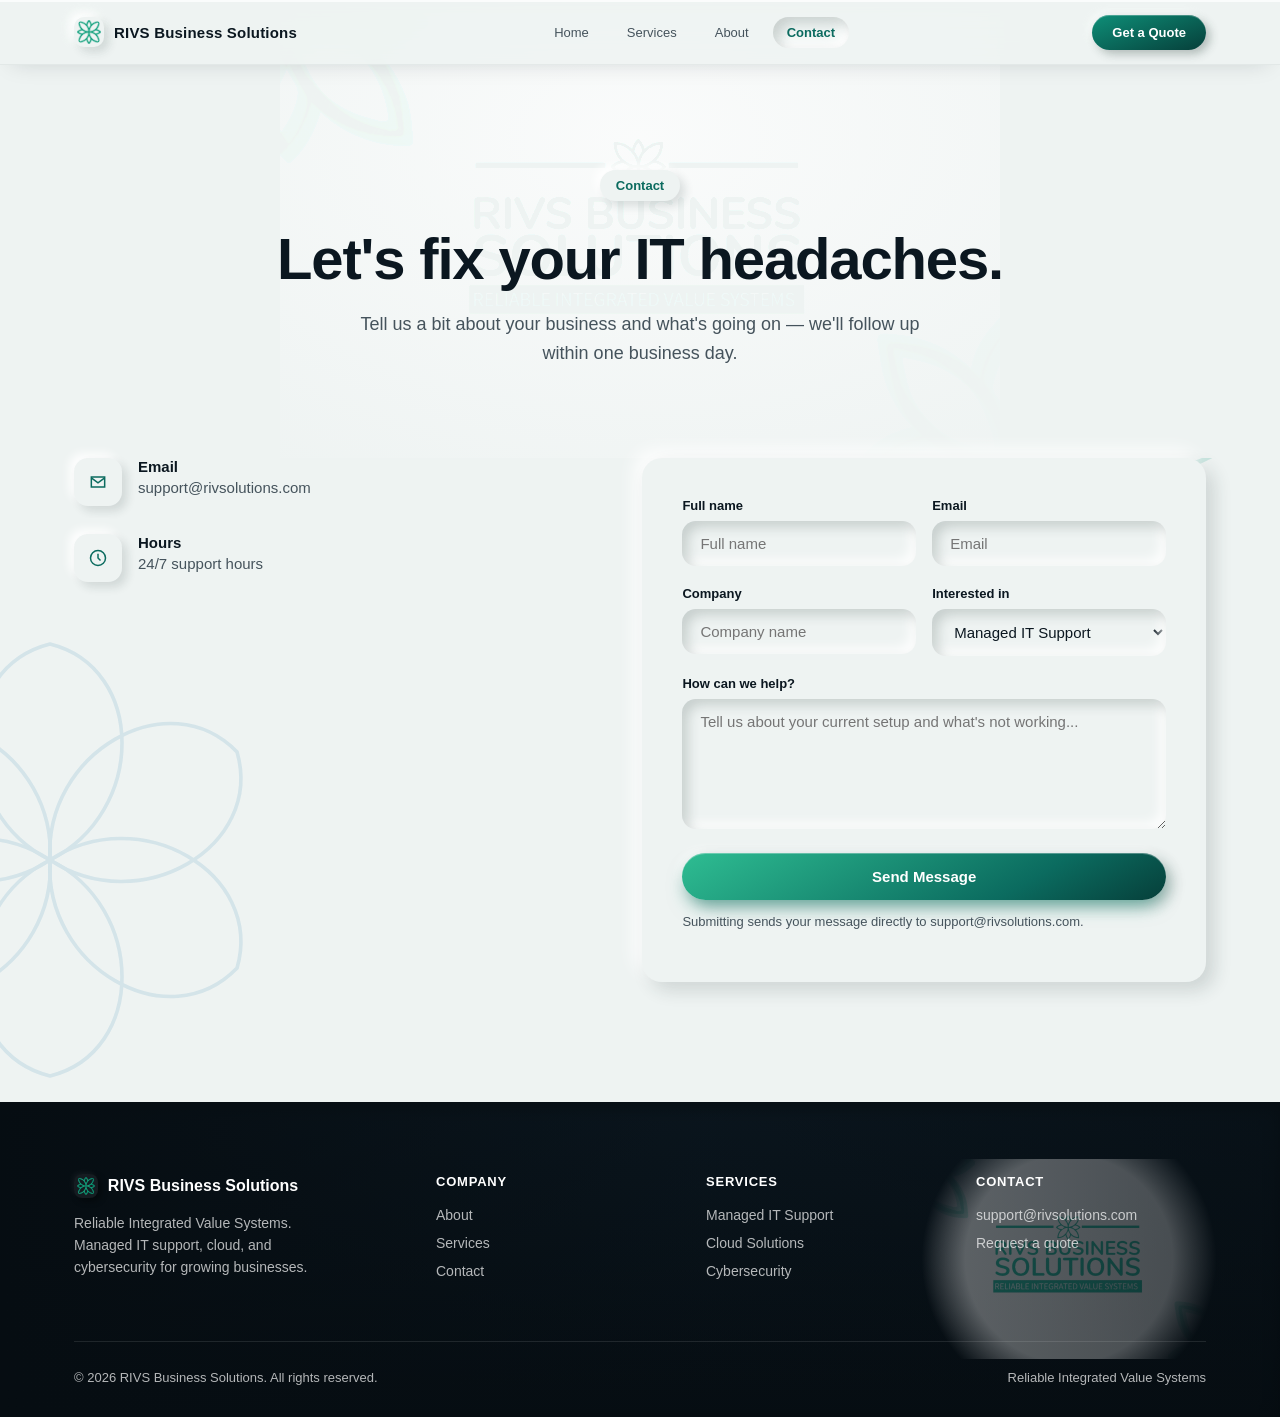
<file: contact.html>
<!DOCTYPE html>
<html lang="en">
<head>
<meta charset="UTF-8">
<meta name="viewport" content="width=device-width, initial-scale=1.0">
<title>Contact | RIVS Business Solutions</title>
<meta name="description" content="Get in touch with RIVS Business Solutions for a free IT consultation and quote.">
<link rel="icon" type="image/png" href="assets/logo.png">
<link rel="apple-touch-icon" href="assets/logo.png">
<link rel="stylesheet" href="css/styles.css">
</head>
<body>

<header class="nav">
  <div class="container nav__inner">
    <a href="index.html" class="nav__brand">
      <img src="assets/logo.png" alt="RIVS Business Solutions logo">
      <span>RIVS Business Solutions</span>
    </a>
    <nav class="nav__links">
      <a href="index.html">Home</a>
      <a href="services.html">Services</a>
      <a href="about.html">About</a>
      <a href="contact.html">Contact</a>
      <a href="login.html" hidden>Sign In</a>
    </nav>
    <a href="contact.html" class="nav__cta">Get a Quote</a>
    <button class="nav__toggle" aria-label="Toggle menu">
      <svg viewBox="0 0 24 24" fill="none" stroke="currentColor" stroke-width="2" stroke-linecap="round"><line x1="3" y1="6" x2="21" y2="6"/><line x1="3" y1="12" x2="21" y2="12"/><line x1="3" y1="18" x2="21" y2="18"/></svg>
    </button>
  </div>
  <div class="nav__mobile">
    <a href="index.html">Home</a>
    <a href="services.html">Services</a>
    <a href="about.html">About</a>
    <a href="contact.html">Contact</a>
    <a href="login.html" hidden>Sign In</a>
    <a href="contact.html" class="btn btn--primary">Get a Quote</a>
  </div>
</header>

<main>
  <section class="page-hero">
    <video class="hero__bg-video hero__bg-video--dark" autoplay muted loop playsinline poster="assets/brand-lockup.png">
      <source src="assets/video/logo-animate-quote.mp4" type="video/mp4">
    </video>
    <div class="hero__bg-overlay"></div>
    <div class="container">
      <span class="hero__eyebrow">Contact</span>
      <h1>Let's fix your IT headaches.</h1>
      <p>Tell us a bit about your business and what's going on — we'll follow up within one business day.</p>
    </div>
  </section>

  <section class="section" style="padding-top:0;">
    <div class="container">
      <div class="contact-grid">
        <div class="contact-info reveal">
          <div class="item">
            <div class="icon"><svg viewBox="0 0 24 24" fill="none" stroke="currentColor" stroke-width="1.8"><path d="M4 6h16v12H4z"/><path d="M4 7l8 6 8-6"/></svg></div>
            <div>
              <h4>Email</h4>
              <a href="mailto:support@rivsolutions.com">support@rivsolutions.com</a>
            </div>
          </div>
          <div class="item" hidden>
            <div class="icon"><svg viewBox="0 0 24 24" fill="none" stroke="currentColor" stroke-width="1.8"><path d="M22 16.9v3a2 2 0 01-2.2 2 19.8 19.8 0 01-8.6-3 19.5 19.5 0 01-6-6 19.8 19.8 0 01-3-8.7A2 2 0 014.1 2h3a2 2 0 012 1.7c.1 1 .3 2 .7 3a2 2 0 01-.5 2.1L8 10a16 16 0 006 6l1.2-1.3a2 2 0 012.1-.5c1 .4 2 .6 3 .7a2 2 0 011.7 2z"/></svg></div>
            <div>
              <h4>Phone</h4>
              <p>Add your business phone number</p>
            </div>
          </div>
          <div class="item" hidden>
            <div class="icon"><svg viewBox="0 0 24 24" fill="none" stroke="currentColor" stroke-width="1.8"><path d="M12 21s-7-6.2-7-11a7 7 0 0114 0c0 4.8-7 11-7 11z"/><circle cx="12" cy="10" r="2.5"/></svg></div>
            <div>
              <h4>Office</h4>
              <p>Add your business address</p>
            </div>
          </div>
          <div class="item">
            <div class="icon"><svg viewBox="0 0 24 24" fill="none" stroke="currentColor" stroke-width="1.8"><circle cx="12" cy="12" r="9"/><path d="M12 7v5l3 3"/></svg></div>
            <div>
              <h4>Hours</h4>
              <p>24/7 support hours</p>
            </div>
          </div>
        </div>

        <div class="reveal">
          <div class="form-card">
            <form id="contact-form">
              <div class="field-row">
                <div class="field">
                  <label for="name">Full name</label>
                  <input type="text" id="name" name="name" required placeholder="Full name">
                </div>
                <div class="field">
                  <label for="email">Email</label>
                  <input type="email" id="email" name="email" required placeholder="Email">
                </div>
              </div>
              <div class="field-row">
                <div class="field">
                  <label for="company">Company</label>
                  <input type="text" id="company" name="company" placeholder="Company name">
                </div>
                <div class="field">
                  <label for="service">Interested in</label>
                  <select id="service" name="service">
                    <option>Managed IT Support</option>
                    <option>Cloud Solutions</option>
                    <option>Cybersecurity</option>
                    <option>Network Infrastructure</option>
                    <option>Backup &amp; Disaster Recovery</option>
                    <option>IT Consulting &amp; Strategy</option>
                    <option>Not sure yet</option>
                  </select>
                </div>
              </div>
              <div class="field">
                <label for="message">How can we help?</label>
                <textarea id="message" name="message" required placeholder="Tell us about your current setup and what's not working..."></textarea>
              </div>
              <button type="submit" class="btn btn--primary" style="width:100%;">Send Message</button>
              <p class="form-status"></p>
              <p class="form-note">Submitting sends your message directly to support@rivsolutions.com.</p>
            </form>
          </div>
        </div>
      </div>
    </div>
  </section>
</main>

<footer class="footer">
  <video class="footer__bg-video" autoplay muted loop playsinline poster="assets/brand-lockup.png">
    <source src="assets/video/logo-animate-quote.mp4" type="video/mp4">
  </video>
  <div class="footer__bg-overlay"></div>
  <div class="container">
    <div class="footer__top">
      <div>
        <div class="footer__brand"><img src="assets/logo.png" alt="RIVS logo"><span>RIVS Business Solutions</span></div>
        <p class="tagline">Reliable Integrated Value Systems. Managed IT support, cloud, and cybersecurity for growing businesses.</p>
      </div>
      <div>
        <h5>Company</h5>
        <ul>
          <li><a href="about.html">About</a></li>
          <li><a href="services.html">Services</a></li>
          <li><a href="contact.html">Contact</a></li>
        </ul>
      </div>
      <div>
        <h5>Services</h5>
        <ul>
          <li><a href="services.html">Managed IT Support</a></li>
          <li><a href="services.html">Cloud Solutions</a></li>
          <li><a href="services.html">Cybersecurity</a></li>
        </ul>
      </div>
      <div>
        <h5>Contact</h5>
        <ul>
          <li><a href="mailto:support@rivsolutions.com">support@rivsolutions.com</a></li>
          <li><a href="contact.html">Request a quote</a></li>
        </ul>
      </div>
    </div>
    <div class="footer__bottom">
      <span>&copy; 2026 RIVS Business Solutions. All rights reserved.</span>
      <span>Reliable Integrated Value Systems</span>
    </div>
  </div>
</footer>

<script src="js/script.js"></script>
<script src="js/auth.js"></script>
</body>
</html>
</file>
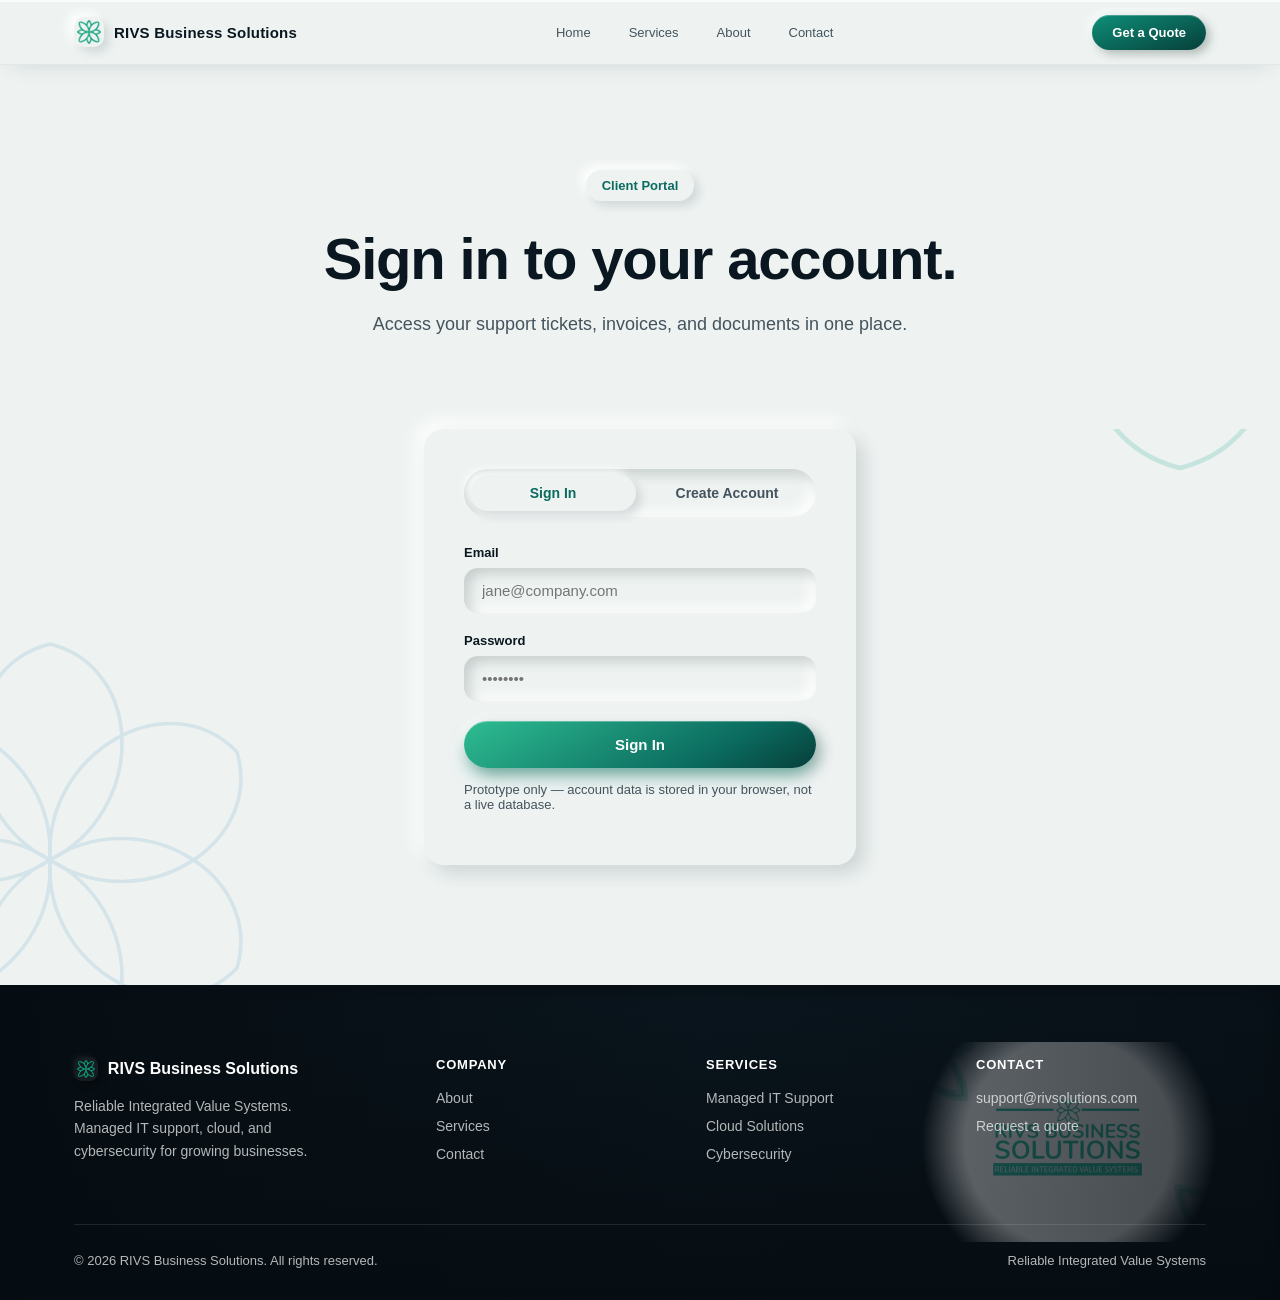
<file: dashboard.html>
<!DOCTYPE html>
<html lang="en">
<head>
<meta charset="UTF-8">
<meta name="viewport" content="width=device-width, initial-scale=1.0">
<title>Client Portal | RIVS Business Solutions</title>
<meta name="description" content="RIVS Business Solutions client portal.">
<link rel="icon" type="image/png" href="assets/logo.png">
<link rel="apple-touch-icon" href="assets/logo.png">
<link rel="stylesheet" href="css/styles.css">
</head>
<body>

<header class="nav">
  <div class="container nav__inner">
    <a href="index.html" class="nav__brand">
      <img src="assets/logo.png" alt="RIVS Business Solutions logo">
      <span>RIVS Business Solutions</span>
    </a>
    <nav class="nav__links">
      <a href="index.html">Home</a>
      <a href="services.html">Services</a>
      <a href="about.html">About</a>
      <a href="contact.html">Contact</a>
      <a href="login.html" hidden>Sign In</a>
    </nav>
    <a href="contact.html" class="nav__cta">Get a Quote</a>
    <button class="nav__toggle" aria-label="Toggle menu">
      <svg viewBox="0 0 24 24" fill="none" stroke="currentColor" stroke-width="2" stroke-linecap="round"><line x1="3" y1="6" x2="21" y2="6"/><line x1="3" y1="12" x2="21" y2="12"/><line x1="3" y1="18" x2="21" y2="18"/></svg>
    </button>
  </div>
  <div class="nav__mobile">
    <a href="index.html">Home</a>
    <a href="services.html">Services</a>
    <a href="about.html">About</a>
    <a href="contact.html">Contact</a>
    <a href="login.html" hidden>Sign In</a>
    <a href="contact.html" class="btn btn--primary">Get a Quote</a>
  </div>
</header>

<main>
  <section class="page-hero">
    <div class="container">
      <span class="hero__eyebrow">Client Portal</span>
      <h1 id="portal-welcome">Welcome back.</h1>
      <p>This is an early preview of your client portal — more will show up here soon.</p>
    </div>
  </section>

  <section class="section" style="padding-top:0;">
    <div class="container">
      <div class="grid grid--3">
        <div class="card reveal">
          <span class="badge">Coming soon</span>
          <div class="card__icon">
            <svg viewBox="0 0 24 24" fill="none" stroke="currentColor" stroke-width="1.8" stroke-linecap="round" stroke-linejoin="round"><path d="M12 15a3 3 0 100-6 3 3 0 000 6z"/><path d="M4 12a8 8 0 0116 0"/><path d="M4 12v6h16v-6"/></svg>
          </div>
          <h3>Support Tickets</h3>
          <p>Open and track your IT support requests, and see what our team is working on.</p>
        </div>

        <div class="card reveal">
          <span class="badge">Coming soon</span>
          <div class="card__icon">
            <svg viewBox="0 0 24 24" fill="none" stroke="currentColor" stroke-width="1.8" stroke-linecap="round" stroke-linejoin="round"><rect x="4" y="4" width="16" height="16" rx="2"/><path d="M8 9h8M8 13h8M8 17h5"/></svg>
          </div>
          <h3>Invoices &amp; Billing</h3>
          <p>View and download past invoices and manage your billing details.</p>
        </div>

        <div class="card reveal">
          <span class="badge">Coming soon</span>
          <div class="card__icon">
            <svg viewBox="0 0 24 24" fill="none" stroke="currentColor" stroke-width="1.8" stroke-linecap="round" stroke-linejoin="round"><path d="M14 3H7a2 2 0 00-2 2v14a2 2 0 002 2h10a2 2 0 002-2V8l-5-5z"/><path d="M14 3v5h5"/></svg>
          </div>
          <h3>Documents</h3>
          <p>Access shared documents, network diagrams, and IT policies.</p>
        </div>
      </div>

      <div class="reveal" style="text-align:center; margin-top:48px;">
        <button id="signout-btn" type="button" class="btn btn--ghost">Sign Out</button>
      </div>
    </div>
  </section>
</main>

<footer class="footer">
  <video class="footer__bg-video" autoplay muted loop playsinline poster="assets/brand-lockup.png">
    <source src="assets/video/logo-animate-quote.mp4" type="video/mp4">
  </video>
  <div class="footer__bg-overlay"></div>
  <div class="container">
    <div class="footer__top">
      <div>
        <div class="footer__brand"><img src="assets/logo.png" alt="RIVS logo"><span>RIVS Business Solutions</span></div>
        <p class="tagline">Reliable Integrated Value Systems. Managed IT support, cloud, and cybersecurity for growing businesses.</p>
      </div>
      <div>
        <h5>Company</h5>
        <ul>
          <li><a href="about.html">About</a></li>
          <li><a href="services.html">Services</a></li>
          <li><a href="contact.html">Contact</a></li>
        </ul>
      </div>
      <div>
        <h5>Services</h5>
        <ul>
          <li><a href="services.html">Managed IT Support</a></li>
          <li><a href="services.html">Cloud Solutions</a></li>
          <li><a href="services.html">Cybersecurity</a></li>
        </ul>
      </div>
      <div>
        <h5>Contact</h5>
        <ul>
          <li><a href="mailto:support@rivsolutions.com">support@rivsolutions.com</a></li>
          <li><a href="contact.html">Request a quote</a></li>
        </ul>
      </div>
    </div>
    <div class="footer__bottom">
      <span>&copy; 2026 RIVS Business Solutions. All rights reserved.</span>
      <span>Reliable Integrated Value Systems</span>
    </div>
  </div>
</footer>

<script src="js/script.js"></script>
<script src="js/auth.js"></script>
</body>
</html>
</file>
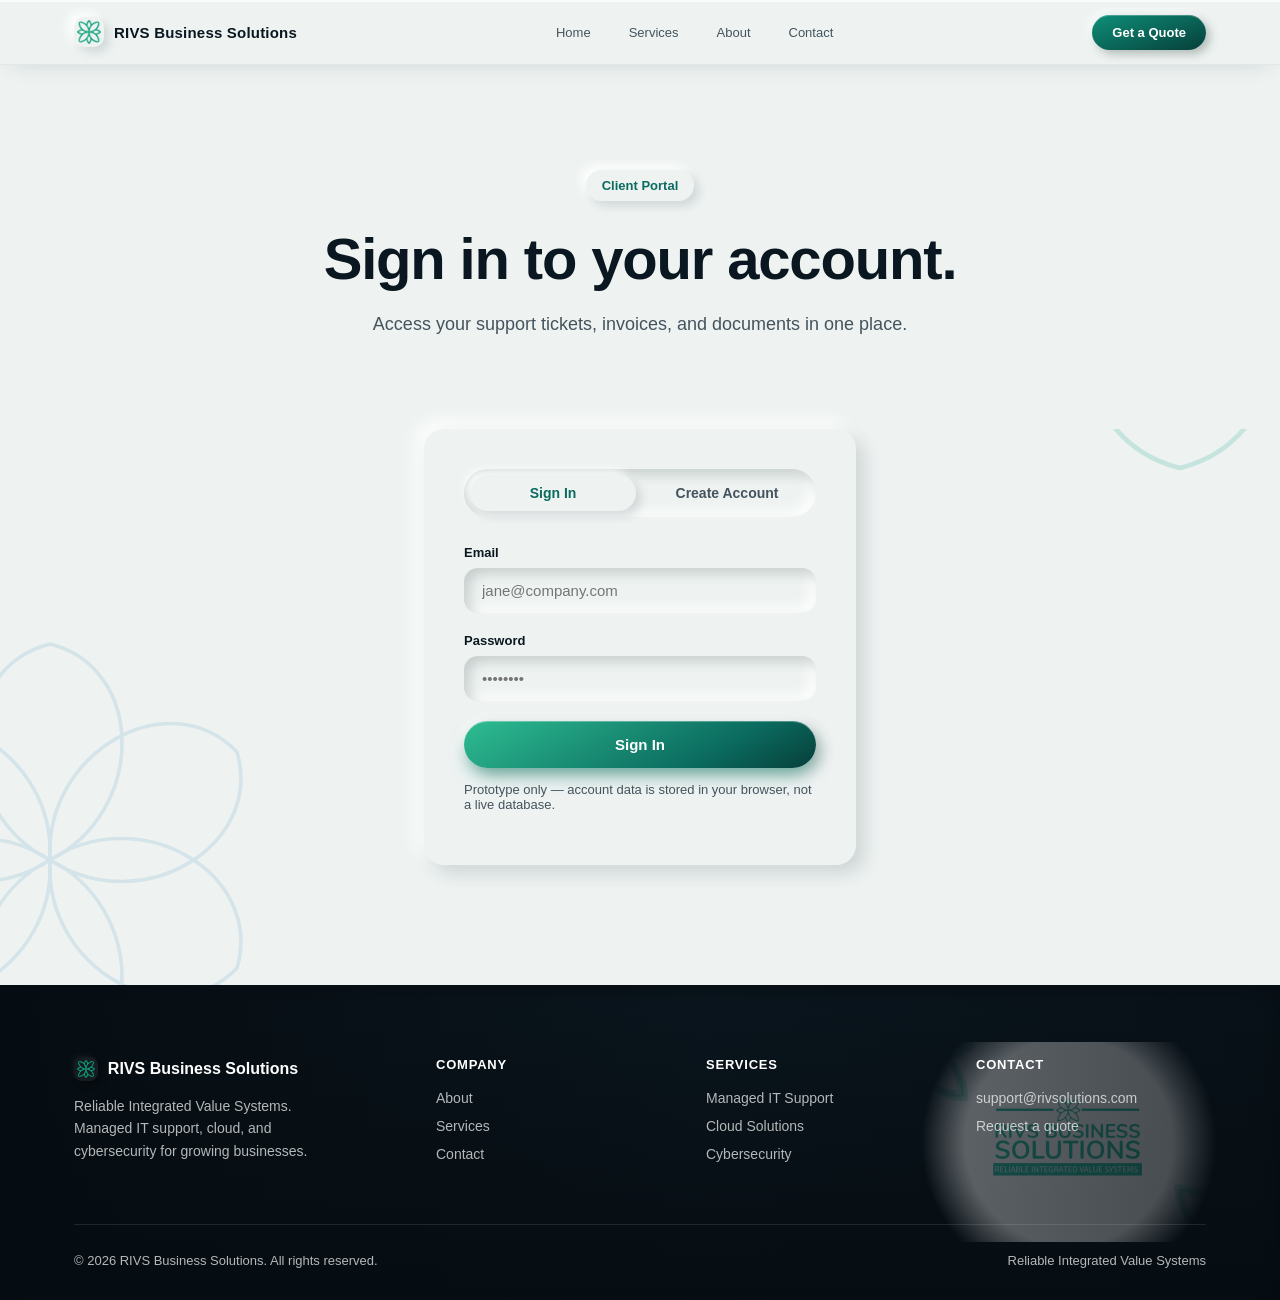
<file: login.html>
<!DOCTYPE html>
<html lang="en">
<head>
<meta charset="UTF-8">
<meta name="viewport" content="width=device-width, initial-scale=1.0">
<title>Client Portal Sign In | RIVS Business Solutions</title>
<meta name="description" content="Sign in to the RIVS Business Solutions client portal.">
<link rel="icon" type="image/png" href="assets/logo.png">
<link rel="apple-touch-icon" href="assets/logo.png">
<link rel="stylesheet" href="css/styles.css">
</head>
<body>

<header class="nav">
  <div class="container nav__inner">
    <a href="index.html" class="nav__brand">
      <img src="assets/logo.png" alt="RIVS Business Solutions logo">
      <span>RIVS Business Solutions</span>
    </a>
    <nav class="nav__links">
      <a href="index.html">Home</a>
      <a href="services.html">Services</a>
      <a href="about.html">About</a>
      <a href="contact.html">Contact</a>
      <a href="login.html" hidden>Sign In</a>
    </nav>
    <a href="contact.html" class="nav__cta">Get a Quote</a>
    <button class="nav__toggle" aria-label="Toggle menu">
      <svg viewBox="0 0 24 24" fill="none" stroke="currentColor" stroke-width="2" stroke-linecap="round"><line x1="3" y1="6" x2="21" y2="6"/><line x1="3" y1="12" x2="21" y2="12"/><line x1="3" y1="18" x2="21" y2="18"/></svg>
    </button>
  </div>
  <div class="nav__mobile">
    <a href="index.html">Home</a>
    <a href="services.html">Services</a>
    <a href="about.html">About</a>
    <a href="contact.html">Contact</a>
    <a href="login.html" hidden>Sign In</a>
    <a href="contact.html" class="btn btn--primary">Get a Quote</a>
  </div>
</header>

<main>
  <section class="page-hero">
    <div class="container">
      <span class="hero__eyebrow">Client Portal</span>
      <h1>Sign in to your account.</h1>
      <p>Access your support tickets, invoices, and documents in one place.</p>
    </div>
  </section>

  <section class="section" style="padding-top:0;">
    <div class="container" style="max-width:480px;">
      <div class="form-card reveal">
        <div class="auth-tabs">
          <button type="button" class="auth-tab is-active" data-tab="signin">Sign In</button>
          <button type="button" class="auth-tab" data-tab="signup">Create Account</button>
        </div>

        <form id="signin-form" class="auth-form">
          <div class="field">
            <label for="signin-email">Email</label>
            <input type="email" id="signin-email" name="email" required placeholder="jane@company.com">
          </div>
          <div class="field">
            <label for="signin-password">Password</label>
            <input type="password" id="signin-password" name="password" required placeholder="••••••••">
          </div>
          <button type="submit" class="btn btn--primary" style="width:100%;">Sign In</button>
          <p class="form-status"></p>
        </form>

        <form id="signup-form" class="auth-form" hidden>
          <div class="field">
            <label for="signup-name">Full name</label>
            <input type="text" id="signup-name" name="name" required placeholder="Jane Smith">
          </div>
          <div class="field">
            <label for="signup-email">Email</label>
            <input type="email" id="signup-email" name="email" required placeholder="jane@company.com">
          </div>
          <div class="field">
            <label for="signup-password">Password</label>
            <input type="password" id="signup-password" name="password" required placeholder="At least 8 characters">
          </div>
          <div class="field">
            <label for="signup-confirm">Confirm password</label>
            <input type="password" id="signup-confirm" name="confirm" required placeholder="••••••••">
          </div>
          <button type="submit" class="btn btn--primary" style="width:100%;">Create Account</button>
          <p class="form-status"></p>
        </form>

        <p class="form-note">Prototype only — account data is stored in your browser, not a live database.</p>
      </div>
    </div>
  </section>
</main>

<footer class="footer">
  <video class="footer__bg-video" autoplay muted loop playsinline poster="assets/brand-lockup.png">
    <source src="assets/video/logo-animate-quote.mp4" type="video/mp4">
  </video>
  <div class="footer__bg-overlay"></div>
  <div class="container">
    <div class="footer__top">
      <div>
        <div class="footer__brand"><img src="assets/logo.png" alt="RIVS logo"><span>RIVS Business Solutions</span></div>
        <p class="tagline">Reliable Integrated Value Systems. Managed IT support, cloud, and cybersecurity for growing businesses.</p>
      </div>
      <div>
        <h5>Company</h5>
        <ul>
          <li><a href="about.html">About</a></li>
          <li><a href="services.html">Services</a></li>
          <li><a href="contact.html">Contact</a></li>
        </ul>
      </div>
      <div>
        <h5>Services</h5>
        <ul>
          <li><a href="services.html">Managed IT Support</a></li>
          <li><a href="services.html">Cloud Solutions</a></li>
          <li><a href="services.html">Cybersecurity</a></li>
        </ul>
      </div>
      <div>
        <h5>Contact</h5>
        <ul>
          <li><a href="mailto:support@rivsolutions.com">support@rivsolutions.com</a></li>
          <li><a href="contact.html">Request a quote</a></li>
        </ul>
      </div>
    </div>
    <div class="footer__bottom">
      <span>&copy; 2026 RIVS Business Solutions. All rights reserved.</span>
      <span>Reliable Integrated Value Systems</span>
    </div>
  </div>
</footer>

<script src="js/script.js"></script>
<script src="js/auth.js"></script>
<script>
  document.querySelectorAll('.auth-tab').forEach((tab) => {
    tab.addEventListener('click', () => {
      document.querySelectorAll('.auth-tab').forEach((t) => t.classList.remove('is-active'));
      tab.classList.add('is-active');
      const target = tab.getAttribute('data-tab');
      document.querySelector('#signin-form').hidden = target !== 'signin';
      document.querySelector('#signup-form').hidden = target !== 'signup';
    });
  });
</script>
</body>
</html>
</file>
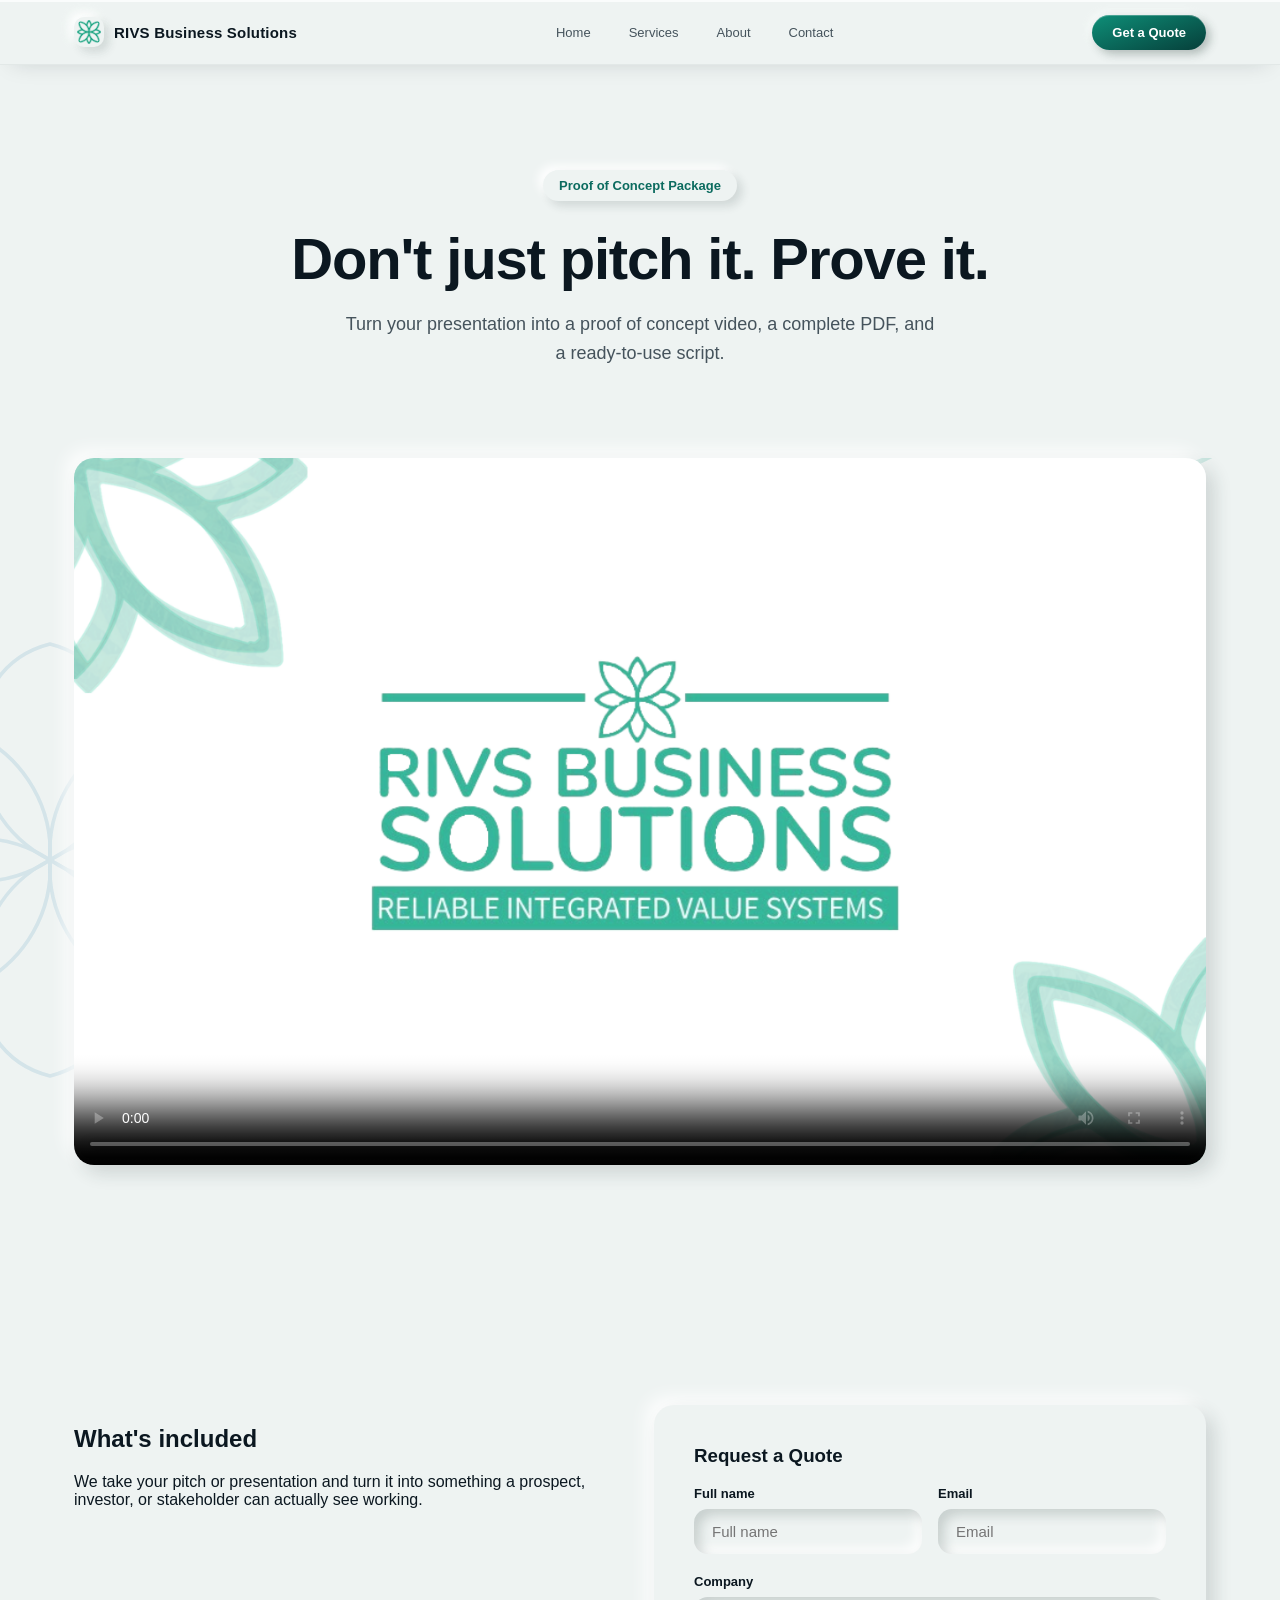
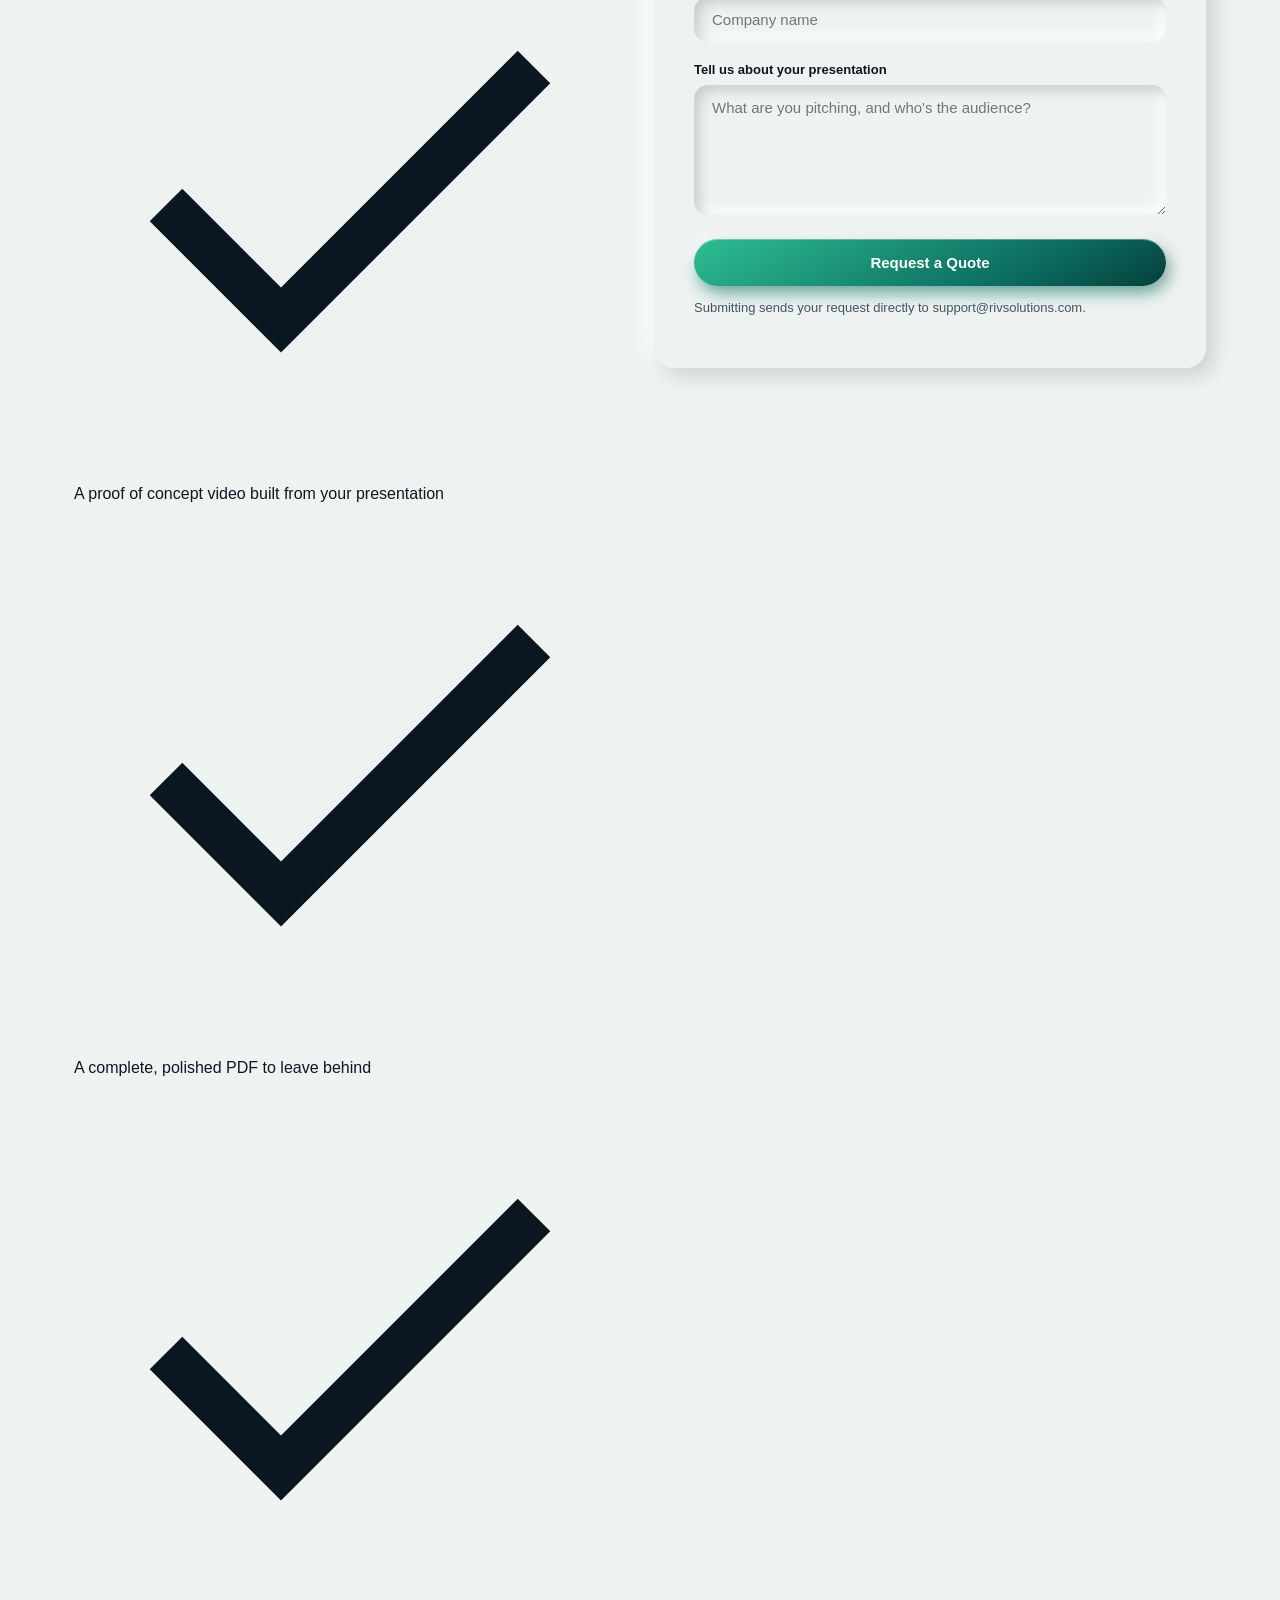
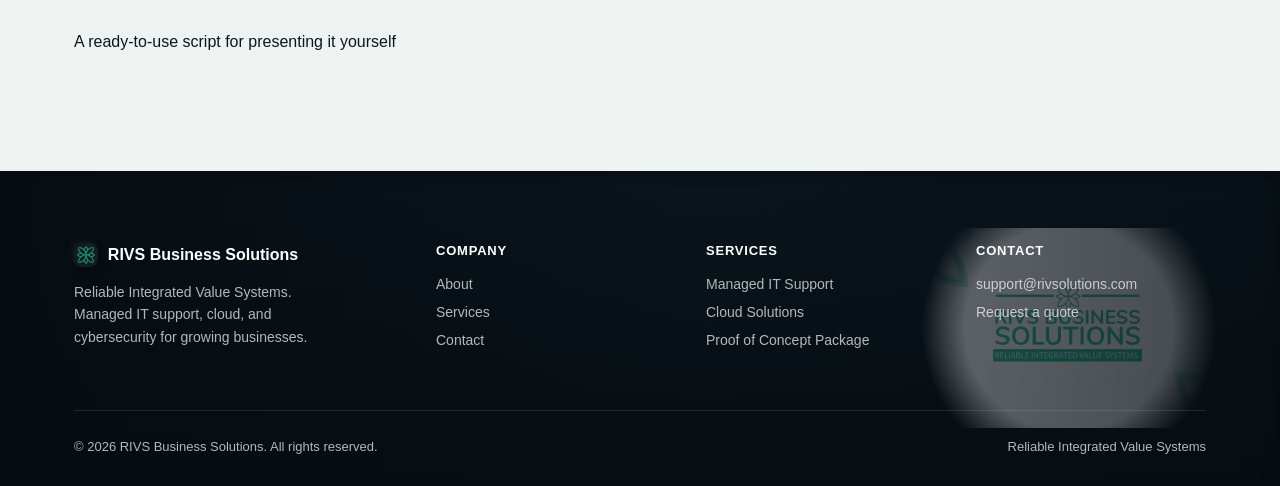
<file: poc-package.html>
<!DOCTYPE html>
<html lang="en">
<head>
<meta charset="UTF-8">
<meta name="viewport" content="width=device-width, initial-scale=1.0">
<title>Proof of Concept Package | RIVS Business Solutions</title>
<meta name="description" content="Turn your presentation into a proof of concept video, a complete PDF, and a ready-to-use script with RIVS Business Solutions.">
<link rel="icon" type="image/png" href="assets/logo.png">
<link rel="apple-touch-icon" href="assets/logo.png">
<link rel="stylesheet" href="css/styles.css">
</head>
<body>

<header class="nav">
  <div class="container nav__inner">
    <a href="index.html" class="nav__brand">
      <img src="assets/logo.png" alt="RIVS Business Solutions logo">
      <span>RIVS Business Solutions</span>
    </a>
    <nav class="nav__links">
      <a href="index.html">Home</a>
      <a href="services.html">Services</a>
      <a href="about.html">About</a>
      <a href="contact.html">Contact</a>
      <a href="login.html" hidden>Sign In</a>
    </nav>
    <a href="contact.html" class="nav__cta">Get a Quote</a>
    <button class="nav__toggle" aria-label="Toggle menu">
      <svg viewBox="0 0 24 24" fill="none" stroke="currentColor" stroke-width="2" stroke-linecap="round"><line x1="3" y1="6" x2="21" y2="6"/><line x1="3" y1="12" x2="21" y2="12"/><line x1="3" y1="18" x2="21" y2="18"/></svg>
    </button>
  </div>
  <div class="nav__mobile">
    <a href="index.html">Home</a>
    <a href="services.html">Services</a>
    <a href="about.html">About</a>
    <a href="contact.html">Contact</a>
    <a href="login.html" hidden>Sign In</a>
    <a href="contact.html" class="btn btn--primary">Get a Quote</a>
  </div>
</header>

<main>
  <section class="page-hero">
    <div class="container">
      <span class="hero__eyebrow">Proof of Concept Package</span>
      <h1>Don't just pitch it. Prove it.</h1>
      <p>Turn your presentation into a proof of concept video, a complete PDF, and a ready-to-use script.</p>
    </div>
  </section>

  <section class="section" style="padding-top:0;">
    <div class="container">
      <div class="card reveal" style="padding:0; overflow:hidden;">
        <video controls playsinline poster="assets/brand-lockup.png" style="width:100%; display:block;">
          <source src="assets/video/proof-of-concept-demo.mp4" type="video/mp4">
        </video>
      </div>
    </div>
  </section>

  <section class="section">
    <div class="container">
      <div class="grid grid--2" style="gap:28px; align-items:start;">
        <div class="reveal">
          <h2>What's included</h2>
          <p>We take your pitch or presentation and turn it into something a prospect, investor, or stakeholder can actually see working.</p>
          <ul class="feature-list" style="margin-top:20px;">
            <li><svg viewBox="0 0 24 24" fill="none" stroke="currentColor" stroke-width="2"><path d="M20 6L9 17l-5-5"/></svg><span>A proof of concept video built from your presentation</span></li>
            <li><svg viewBox="0 0 24 24" fill="none" stroke="currentColor" stroke-width="2"><path d="M20 6L9 17l-5-5"/></svg><span>A complete, polished PDF to leave behind</span></li>
            <li><svg viewBox="0 0 24 24" fill="none" stroke="currentColor" stroke-width="2"><path d="M20 6L9 17l-5-5"/></svg><span>A ready-to-use script for presenting it yourself</span></li>
          </ul>
        </div>

        <div id="request" class="form-card">
          <h3 style="margin-top:0;">Request a Quote</h3>
          <form id="contact-form">
            <div class="field-row">
              <div class="field">
                <label for="poc-name">Full name</label>
                <input type="text" id="poc-name" name="name" required placeholder="Full name">
              </div>
              <div class="field">
                <label for="poc-email">Email</label>
                <input type="email" id="poc-email" name="email" required placeholder="Email">
              </div>
            </div>
            <div class="field">
              <label for="poc-company">Company</label>
              <input type="text" id="poc-company" name="company" placeholder="Company name">
            </div>
            <input type="hidden" name="service" value="Proof of Concept Package">
            <div class="field">
              <label for="poc-message">Tell us about your presentation</label>
              <textarea id="poc-message" name="message" required placeholder="What are you pitching, and who's the audience?"></textarea>
            </div>
            <button type="submit" class="btn btn--primary" style="width:100%;">Request a Quote</button>
            <p class="form-status"></p>
            <p class="form-note">Submitting sends your request directly to support@rivsolutions.com.</p>
          </form>
        </div>
      </div>
    </div>
  </section>
</main>

<footer class="footer">
  <video class="footer__bg-video" autoplay muted loop playsinline poster="assets/brand-lockup.png">
    <source src="assets/video/logo-animate-quote.mp4" type="video/mp4">
  </video>
  <div class="footer__bg-overlay"></div>
  <div class="container">
    <div class="footer__top">
      <div>
        <div class="footer__brand"><img src="assets/logo.png" alt="RIVS logo"><span>RIVS Business Solutions</span></div>
        <p class="tagline">Reliable Integrated Value Systems. Managed IT support, cloud, and cybersecurity for growing businesses.</p>
      </div>
      <div>
        <h5>Company</h5>
        <ul>
          <li><a href="about.html">About</a></li>
          <li><a href="services.html">Services</a></li>
          <li><a href="contact.html">Contact</a></li>
        </ul>
      </div>
      <div>
        <h5>Services</h5>
        <ul>
          <li><a href="services.html">Managed IT Support</a></li>
          <li><a href="services.html">Cloud Solutions</a></li>
          <li><a href="poc-package.html">Proof of Concept Package</a></li>
        </ul>
      </div>
      <div>
        <h5>Contact</h5>
        <ul>
          <li><a href="mailto:support@rivsolutions.com">support@rivsolutions.com</a></li>
          <li><a href="contact.html">Request a quote</a></li>
        </ul>
      </div>
    </div>
    <div class="footer__bottom">
      <span>&copy; 2026 RIVS Business Solutions. All rights reserved.</span>
      <span>Reliable Integrated Value Systems</span>
    </div>
  </div>
</footer>

<script src="js/script.js"></script>
<script src="js/auth.js"></script>
</body>
</html>
</file>
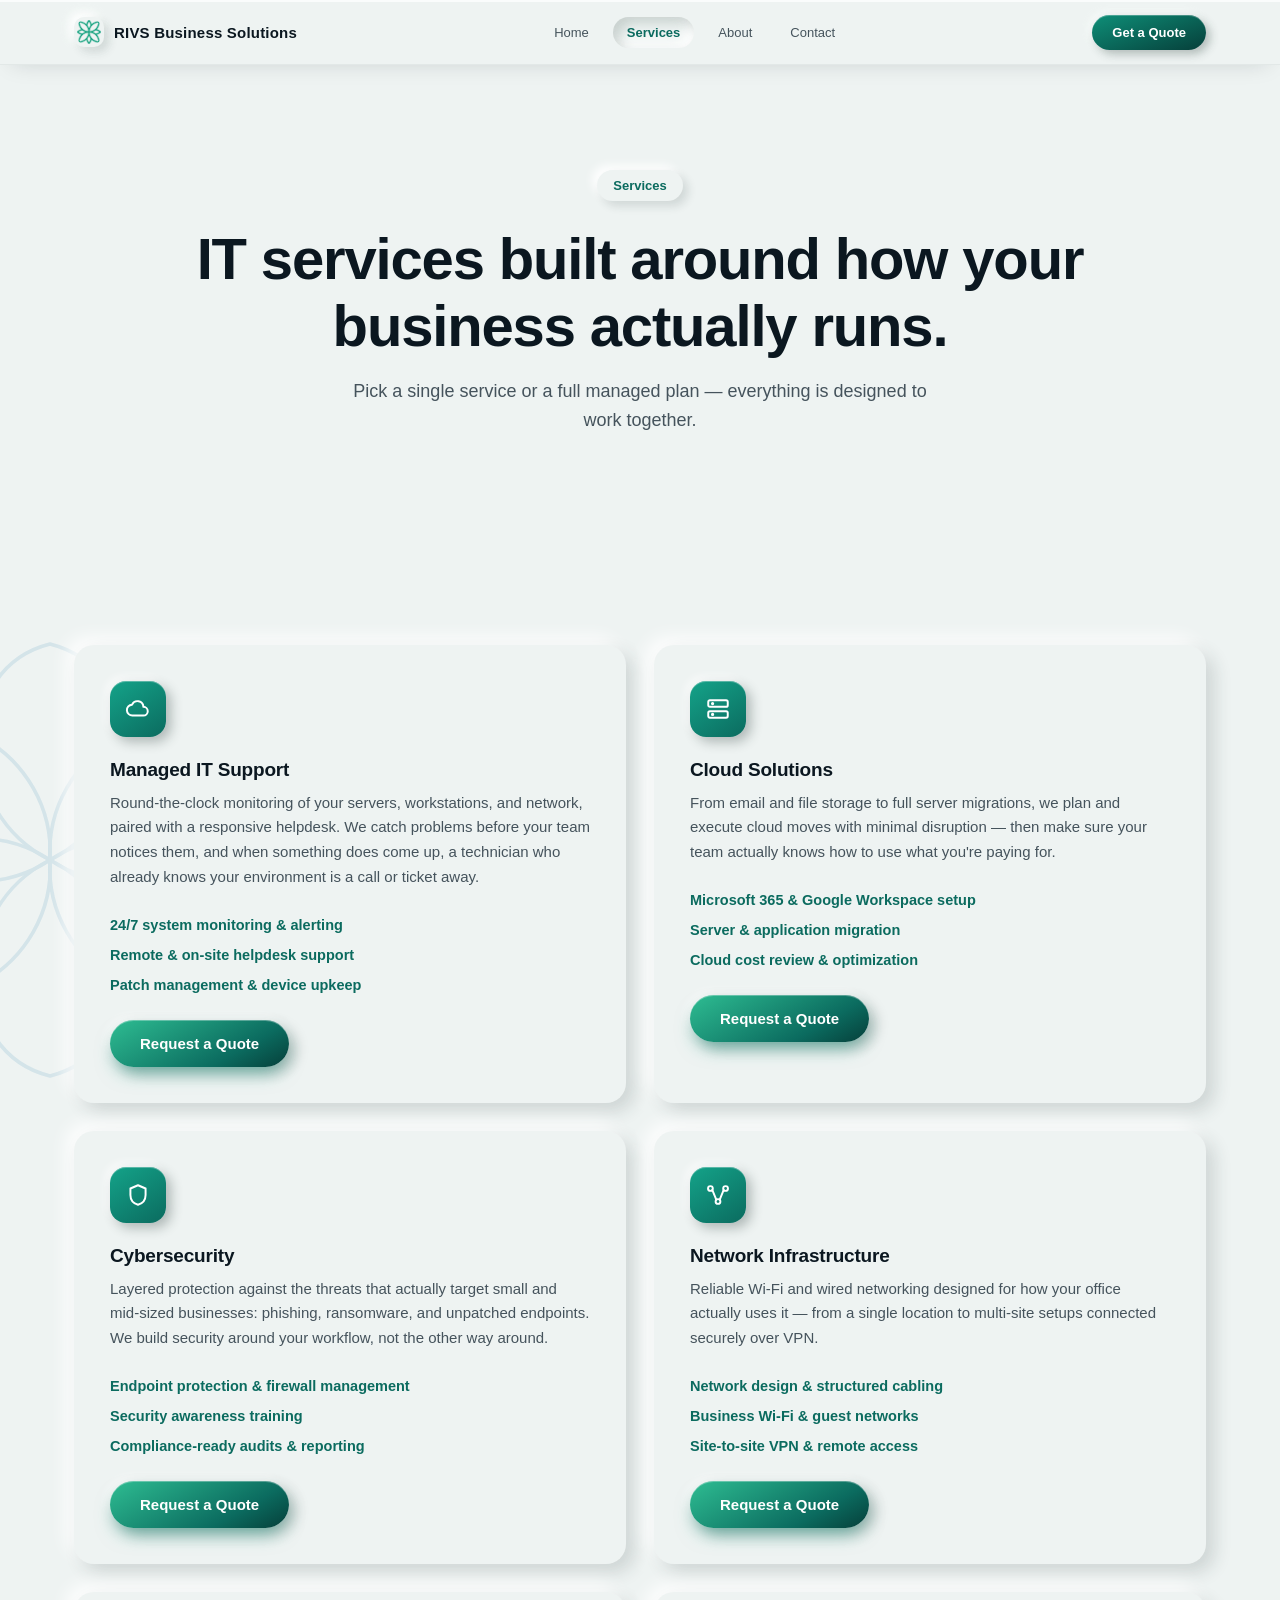
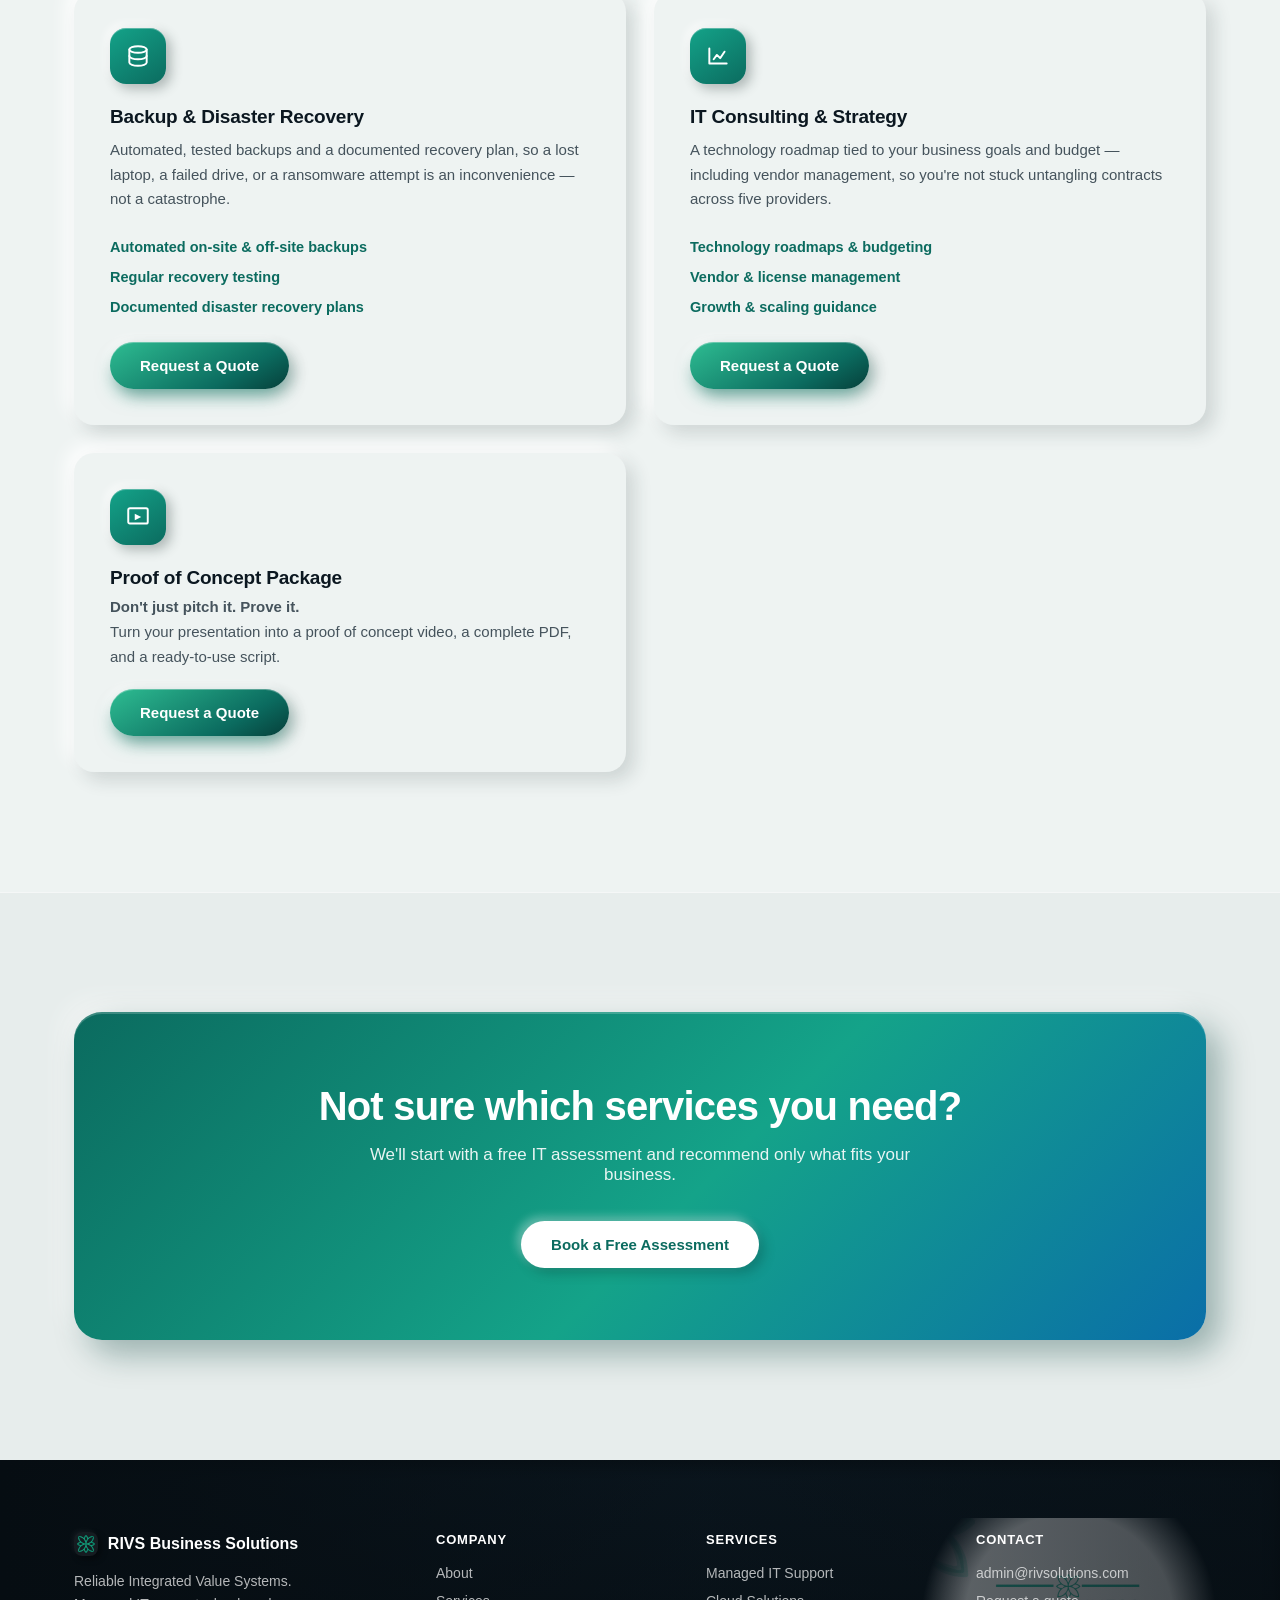
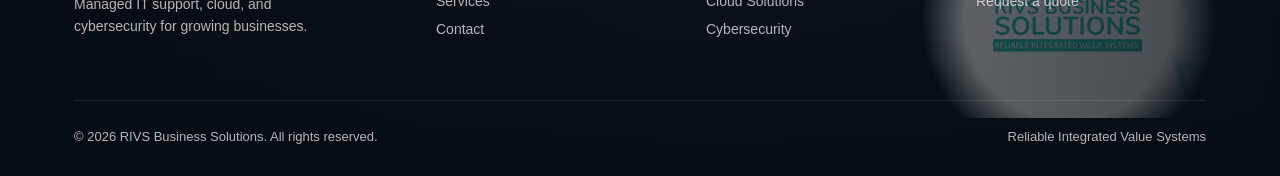
<file: services.html>
<!DOCTYPE html>
<html lang="en">
<head>
<meta charset="UTF-8">
<meta name="viewport" content="width=device-width, initial-scale=1.0">
<title>Services | RIVS Business Solutions</title>
<meta name="description" content="Managed IT support, cloud, cybersecurity, network infrastructure, backup, and IT consulting from RIVS Business Solutions.">
<link rel="icon" type="image/png" href="assets/logo.png">
<link rel="apple-touch-icon" href="assets/logo.png">
<link rel="stylesheet" href="css/styles.css">
</head>
<body>

<header class="nav">
  <div class="container nav__inner">
    <a href="index.html" class="nav__brand">
      <img src="assets/logo.png" alt="RIVS Business Solutions logo">
      <span>RIVS Business Solutions</span>
    </a>
    <nav class="nav__links">
      <a href="index.html">Home</a>
      <a href="services.html">Services</a>
      <a href="about.html">About</a>
      <a href="contact.html">Contact</a>
      <a href="login.html" hidden>Sign In</a>
    </nav>
    <a href="contact.html" class="nav__cta">Get a Quote</a>
    <button class="nav__toggle" aria-label="Toggle menu">
      <svg viewBox="0 0 24 24" fill="none" stroke="currentColor" stroke-width="2" stroke-linecap="round"><line x1="3" y1="6" x2="21" y2="6"/><line x1="3" y1="12" x2="21" y2="12"/><line x1="3" y1="18" x2="21" y2="18"/></svg>
    </button>
  </div>
  <div class="nav__mobile">
    <a href="index.html">Home</a>
    <a href="services.html">Services</a>
    <a href="about.html">About</a>
    <a href="contact.html">Contact</a>
    <a href="login.html" hidden>Sign In</a>
    <a href="contact.html" class="btn btn--primary">Get a Quote</a>
  </div>
</header>

<main>
  <section class="page-hero">
    <div class="container">
      <span class="hero__eyebrow">Services</span>
      <h1>IT services built around how your business actually runs.</h1>
      <p>Pick a single service or a full managed plan — everything is designed to work together.</p>
    </div>
  </section>

  <section class="section">
    <div class="container">
      <div class="grid grid--2" style="gap:28px;">

        <div class="card reveal">
          <div class="card__icon">
            <svg viewBox="0 0 24 24" fill="none" stroke="currentColor" stroke-width="1.8" stroke-linecap="round" stroke-linejoin="round"><path d="M7 18h10a4 4 0 000-8 5.5 5.5 0 00-10.5-2A4.5 4.5 0 007 18z"/></svg>
          </div>
          <h3>Managed IT Support</h3>
          <p>Round-the-clock monitoring of your servers, workstations, and network, paired with a responsive helpdesk. We catch problems before your team notices them, and when something does come up, a technician who already knows your environment is a call or ticket away.</p>
          <ul class="feature-list" style="margin-top:20px;">
            <li><span>24/7 system monitoring &amp; alerting</span></li>
            <li><span>Remote &amp; on-site helpdesk support</span></li>
            <li><span>Patch management &amp; device upkeep</span></li>
          </ul>
          <a href="contact.html?service=Managed+IT+Support" class="btn btn--primary" style="margin-top:20px;">Request a Quote</a>
        </div>

        <div class="card reveal">
          <div class="card__icon">
            <svg viewBox="0 0 24 24" fill="none" stroke="currentColor" stroke-width="1.8" stroke-linecap="round" stroke-linejoin="round"><rect x="3" y="4" width="18" height="6" rx="1.5"/><rect x="3" y="14" width="18" height="6" rx="1.5"/><circle cx="7" cy="7" r="0.6" fill="currentColor"/><circle cx="7" cy="17" r="0.6" fill="currentColor"/></svg>
          </div>
          <h3>Cloud Solutions</h3>
          <p>From email and file storage to full server migrations, we plan and execute cloud moves with minimal disruption — then make sure your team actually knows how to use what you're paying for.</p>
          <ul class="feature-list" style="margin-top:20px;">
            <li><span>Microsoft 365 &amp; Google Workspace setup</span></li>
            <li><span>Server &amp; application migration</span></li>
            <li><span>Cloud cost review &amp; optimization</span></li>
          </ul>
          <a href="contact.html?service=Cloud+Solutions" class="btn btn--primary" style="margin-top:20px;">Request a Quote</a>
        </div>

        <div class="card reveal">
          <div class="card__icon">
            <svg viewBox="0 0 24 24" fill="none" stroke="currentColor" stroke-width="1.8" stroke-linecap="round" stroke-linejoin="round"><path d="M12 3l7 3v6c0 5-3.5 8-7 9-3.5-1-7-4-7-9V6l7-3z"/></svg>
          </div>
          <h3>Cybersecurity</h3>
          <p>Layered protection against the threats that actually target small and mid-sized businesses: phishing, ransomware, and unpatched endpoints. We build security around your workflow, not the other way around.</p>
          <ul class="feature-list" style="margin-top:20px;">
            <li><span>Endpoint protection &amp; firewall management</span></li>
            <li><span>Security awareness training</span></li>
            <li><span>Compliance-ready audits &amp; reporting</span></li>
          </ul>
          <a href="contact.html?service=Cybersecurity" class="btn btn--primary" style="margin-top:20px;">Request a Quote</a>
        </div>

        <div class="card reveal">
          <div class="card__icon">
            <svg viewBox="0 0 24 24" fill="none" stroke="currentColor" stroke-width="1.8" stroke-linecap="round" stroke-linejoin="round"><circle cx="5" cy="6" r="2.2"/><circle cx="19" cy="6" r="2.2"/><circle cx="12" cy="18" r="2.2"/><path d="M6.8 7.6L10.5 16.5M17.2 7.6L13.5 16.5"/></svg>
          </div>
          <h3>Network Infrastructure</h3>
          <p>Reliable Wi-Fi and wired networking designed for how your office actually uses it — from a single location to multi-site setups connected securely over VPN.</p>
          <ul class="feature-list" style="margin-top:20px;">
            <li><span>Network design &amp; structured cabling</span></li>
            <li><span>Business Wi-Fi &amp; guest networks</span></li>
            <li><span>Site-to-site VPN &amp; remote access</span></li>
          </ul>
          <a href="contact.html?service=Network+Infrastructure" class="btn btn--primary" style="margin-top:20px;">Request a Quote</a>
        </div>

        <div class="card reveal">
          <div class="card__icon">
            <svg viewBox="0 0 24 24" fill="none" stroke="currentColor" stroke-width="1.8" stroke-linecap="round" stroke-linejoin="round"><ellipse cx="12" cy="6" rx="8" ry="3"/><path d="M4 6v6c0 1.7 3.6 3 8 3s8-1.3 8-3V6"/><path d="M4 12v6c0 1.7 3.6 3 8 3s8-1.3 8-3v-6"/></svg>
          </div>
          <h3>Backup &amp; Disaster Recovery</h3>
          <p>Automated, tested backups and a documented recovery plan, so a lost laptop, a failed drive, or a ransomware attempt is an inconvenience — not a catastrophe.</p>
          <ul class="feature-list" style="margin-top:20px;">
            <li><span>Automated on-site &amp; off-site backups</span></li>
            <li><span>Regular recovery testing</span></li>
            <li><span>Documented disaster recovery plans</span></li>
          </ul>
          <a href="contact.html?service=Backup+%26+Disaster+Recovery" class="btn btn--primary" style="margin-top:20px;">Request a Quote</a>
        </div>

        <div class="card reveal">
          <div class="card__icon">
            <svg viewBox="0 0 24 24" fill="none" stroke="currentColor" stroke-width="1.8" stroke-linecap="round" stroke-linejoin="round"><path d="M4 19V5M4 19h16M8 15l3-4 3 3 4-6"/></svg>
          </div>
          <h3>IT Consulting &amp; Strategy</h3>
          <p>A technology roadmap tied to your business goals and budget — including vendor management, so you're not stuck untangling contracts across five providers.</p>
          <ul class="feature-list" style="margin-top:20px;">
            <li><span>Technology roadmaps &amp; budgeting</span></li>
            <li><span>Vendor &amp; license management</span></li>
            <li><span>Growth &amp; scaling guidance</span></li>
          </ul>
          <a href="contact.html?service=IT+Consulting+%26+Strategy" class="btn btn--primary" style="margin-top:20px;">Request a Quote</a>
        </div>

        <div class="card reveal">
          <div class="card__icon">
            <svg viewBox="0 0 24 24" fill="none" stroke="currentColor" stroke-width="1.8" stroke-linecap="round" stroke-linejoin="round"><rect x="3" y="4" width="18" height="14" rx="1.5"/><path d="M9 9l6 3-6 3V9z" fill="currentColor" stroke="none"/></svg>
          </div>
          <h3>Proof of Concept Package</h3>
          <p style="font-weight:600; margin-top:-4px;">Don't just pitch it. Prove it.</p>
          <p>Turn your presentation into a proof of concept video, a complete PDF, and a ready-to-use script.</p>
          <a href="poc-package.html#request" class="btn btn--primary" style="margin-top:20px;">Request a Quote</a>
        </div>

      </div>
    </div>
  </section>

  <section class="section section--tint">
    <div class="container">
      <div class="cta-banner reveal">
        <h2>Not sure which services you need?</h2>
        <p>We'll start with a free IT assessment and recommend only what fits your business.</p>
        <div class="cta-banner__actions">
          <a href="contact.html" class="btn btn--light">Book a Free Assessment</a>
        </div>
      </div>
    </div>
  </section>
</main>

<footer class="footer">
  <video class="footer__bg-video" autoplay muted loop playsinline poster="assets/brand-lockup.png">
    <source src="assets/video/logo-animate-quote.mp4" type="video/mp4">
  </video>
  <div class="footer__bg-overlay"></div>
  <div class="container">
    <div class="footer__top">
      <div>
        <div class="footer__brand"><img src="assets/logo.png" alt="RIVS logo"><span>RIVS Business Solutions</span></div>
        <p class="tagline">Reliable Integrated Value Systems. Managed IT support, cloud, and cybersecurity for growing businesses.</p>
      </div>
      <div>
        <h5>Company</h5>
        <ul>
          <li><a href="about.html">About</a></li>
          <li><a href="services.html">Services</a></li>
          <li><a href="contact.html">Contact</a></li>
        </ul>
      </div>
      <div>
        <h5>Services</h5>
        <ul>
          <li><a href="services.html">Managed IT Support</a></li>
          <li><a href="services.html">Cloud Solutions</a></li>
          <li><a href="services.html">Cybersecurity</a></li>
        </ul>
      </div>
      <div>
        <h5>Contact</h5>
        <ul>
          <li><a href="mailto:admin@rivsolutions.com">admin@rivsolutions.com</a></li>
          <li><a href="contact.html">Request a quote</a></li>
        </ul>
      </div>
    </div>
    <div class="footer__bottom">
      <span>&copy; 2026 RIVS Business Solutions. All rights reserved.</span>
      <span>Reliable Integrated Value Systems</span>
    </div>
  </div>
</footer>

<script src="js/script.js"></script>
<script src="js/auth.js"></script>
</body>
</html>
</file>
<file: css/styles.css>
/* RIVS Business Solutions — shared stylesheet (skeuomorphic / neomorphic) */

:root {
  --teal-900: #063f3a;
  --teal-700: #0b6b5f;
  --teal-600: #0e8f78;
  --teal-500: #14a389;
  --teal-400: #2ebd92;
  --blue-600: #0a6ea8;
  --ink: #0b1720;
  --ink-soft: #45535c;
  --mist: #eef3f2;
  --mist-2: #e7edec;
  --line: #d9e2e0;
  --white: #ffffff;
  --radius-lg: 28px;
  --radius-md: 20px;
  --radius-sm: 14px;
  --shadow-soft: 0 20px 60px -20px rgba(6, 63, 58, 0.25);
  --shadow-card: 0 10px 30px -12px rgba(11, 23, 32, 0.12);
  --ease: cubic-bezier(0.22, 1, 0.36, 1);

  /* Neomorphic surface tokens — soft dual light/shadow on a matched base */
  --nm-base: #eef3f2;
  --nm-light: #ffffff;
  --nm-dark: #c8d3d1;
  --nm-dist: 8px;
  --nm-blur: 18px;

  --nm-raised: 8px 8px 18px rgba(29, 51, 47, 0.16), -8px -8px 18px rgba(255, 255, 255, 0.9);
  --nm-raised-sm: 5px 5px 10px rgba(29, 51, 47, 0.14), -5px -5px 10px rgba(255, 255, 255, 0.9);
  --nm-pressed: inset 6px 6px 12px rgba(29, 51, 47, 0.18), inset -6px -6px 12px rgba(255, 255, 255, 0.85);
  --nm-pressed-deep: inset 8px 8px 16px rgba(29, 51, 47, 0.22), inset -8px -8px 16px rgba(255, 255, 255, 0.9);
}

* { box-sizing: border-box; }
html { scroll-behavior: smooth; }

body {
  margin: 0;
  font-family: -apple-system, BlinkMacSystemFont, "SF Pro Display", "Segoe UI", Inter, Roboto, Helvetica, Arial, sans-serif;
  color: var(--ink);
  background: var(--nm-base);
  -webkit-font-smoothing: antialiased;
  text-rendering: optimizeLegibility;
  overflow-x: hidden;
  position: relative;
}

/* Site-wide decorative petal motif — fixed so it reads top-to-bottom on every page */
body::before,
body::after {
  content: "";
  position: fixed;
  z-index: -1;
  pointer-events: none;
  background-repeat: no-repeat;
  background-size: contain;
}
body::before {
  top: -140px;
  right: -220px;
  width: 640px;
  height: 640px;
  opacity: 0.3;
  background-image: url("data:image/svg+xml,%3Csvg xmlns='http://www.w3.org/2000/svg' viewBox='0 0 200 200'%3E%3Cg fill='none' stroke='%2314a389' stroke-width='1.5' opacity='0.6'%3E%3Cpath transform='rotate(0 100 100)' d='M100,100 C60,80 60,20 100,10 C140,20 140,80 100,100 Z'/%3E%3Cpath transform='rotate(60 100 100)' d='M100,100 C60,80 60,20 100,10 C140,20 140,80 100,100 Z'/%3E%3Cpath transform='rotate(120 100 100)' d='M100,100 C60,80 60,20 100,10 C140,20 140,80 100,100 Z'/%3E%3Cpath transform='rotate(180 100 100)' d='M100,100 C60,80 60,20 100,10 C140,20 140,80 100,100 Z'/%3E%3Cpath transform='rotate(240 100 100)' d='M100,100 C60,80 60,20 100,10 C140,20 140,80 100,100 Z'/%3E%3Cpath transform='rotate(300 100 100)' d='M100,100 C60,80 60,20 100,10 C140,20 140,80 100,100 Z'/%3E%3C/g%3E%3C/svg%3E");
}
body::after {
  bottom: -200px;
  left: -190px;
  width: 480px;
  height: 480px;
  opacity: 0.22;
  background-image: url("data:image/svg+xml,%3Csvg xmlns='http://www.w3.org/2000/svg' viewBox='0 0 200 200'%3E%3Cg fill='none' stroke='%230a6ea8' stroke-width='1.5' opacity='0.5'%3E%3Cpath transform='rotate(0 100 100)' d='M100,100 C60,80 60,20 100,10 C140,20 140,80 100,100 Z'/%3E%3Cpath transform='rotate(60 100 100)' d='M100,100 C60,80 60,20 100,10 C140,20 140,80 100,100 Z'/%3E%3Cpath transform='rotate(120 100 100)' d='M100,100 C60,80 60,20 100,10 C140,20 140,80 100,100 Z'/%3E%3Cpath transform='rotate(180 100 100)' d='M100,100 C60,80 60,20 100,10 C140,20 140,80 100,100 Z'/%3E%3Cpath transform='rotate(240 100 100)' d='M100,100 C60,80 60,20 100,10 C140,20 140,80 100,100 Z'/%3E%3Cpath transform='rotate(300 100 100)' d='M100,100 C60,80 60,20 100,10 C140,20 140,80 100,100 Z'/%3E%3C/g%3E%3C/svg%3E");
}

@media (max-width: 680px) {
  body::before { width: 380px; height: 380px; top: -90px; right: -140px; }
  body::after { width: 300px; height: 300px; bottom: -120px; left: -110px; }
}

img { max-width: 100%; display: block; }
a { color: inherit; text-decoration: none; }
ul { margin: 0; padding: 0; list-style: none; }
button { font: inherit; }

.container {
  width: 100%;
  max-width: 1180px;
  margin: 0 auto;
  padding: 0 24px;
}

/* ---------- Nav ---------- */
.nav {
  position: fixed;
  top: 0; left: 0; right: 0;
  z-index: 100;
  backdrop-filter: saturate(180%) blur(20px);
  -webkit-backdrop-filter: saturate(180%) blur(20px);
  background: rgba(238, 243, 242, 0.82);
  box-shadow: 0 2px 0 rgba(255, 255, 255, 0.7) inset, 0 8px 24px -12px rgba(11, 23, 32, 0.18);
  border-bottom: 1px solid rgba(11, 23, 32, 0.05);
  transition: background 0.3s var(--ease);
}

.nav__inner {
  display: flex;
  align-items: center;
  justify-content: space-between;
  height: 64px;
}

.nav__brand {
  display: flex;
  align-items: center;
  gap: 10px;
  font-weight: 600;
  font-size: 15px;
  letter-spacing: 0.2px;
}

.nav__brand img {
  height: 30px; width: 30px;
  padding: 3px;
  border-radius: 10px;
  background: var(--nm-base);
  box-shadow: var(--nm-raised-sm);
}

.nav__links {
  display: flex;
  align-items: center;
  gap: 10px;
}

.nav__links a {
  font-size: 13px;
  color: var(--ink-soft);
  font-weight: 500;
  padding: 8px 14px;
  border-radius: 999px;
  transition: color 0.2s var(--ease), box-shadow 0.2s var(--ease), background 0.2s var(--ease);
}

.nav__links a:hover { color: var(--teal-700); box-shadow: var(--nm-raised-sm); }
.nav__links a.is-active { color: var(--teal-700); box-shadow: var(--nm-pressed); font-weight: 700; }

.nav__cta {
  padding: 10px 20px;
  border-radius: 999px;
  background: linear-gradient(160deg, var(--teal-600), var(--teal-900));
  color: var(--white);
  font-size: 13px;
  font-weight: 600;
  box-shadow: 4px 4px 10px rgba(29, 51, 47, 0.3), -3px -3px 8px rgba(255, 255, 255, 0.6), inset 0 1px 0 rgba(255, 255, 255, 0.25);
  transition: transform 0.2s var(--ease), box-shadow 0.2s var(--ease), background 0.2s var(--ease);
}
.nav__cta:hover { transform: translateY(-1px); box-shadow: 6px 6px 14px rgba(29, 51, 47, 0.32), -4px -4px 10px rgba(255, 255, 255, 0.65), inset 0 1px 0 rgba(255, 255, 255, 0.25); }
.nav__cta:active { transform: translateY(0); box-shadow: var(--nm-pressed); }

.nav__toggle {
  display: none;
  width: 40px; height: 40px;
  border: none;
  border-radius: 12px;
  background: var(--nm-base);
  box-shadow: var(--nm-raised-sm);
  cursor: pointer;
  align-items: center;
  justify-content: center;
}
.nav__toggle:active { box-shadow: var(--nm-pressed); }
.nav__toggle svg { width: 20px; height: 20px; }

.nav__mobile {
  display: none;
  position: fixed;
  top: 72px; left: 12px; right: 12px;
  background: var(--nm-base);
  border-radius: var(--radius-md);
  box-shadow: var(--nm-raised);
  padding: 20px 20px 24px;
  flex-direction: column;
  gap: 8px;
  z-index: 99;
}
.nav__mobile.is-open { display: flex; }
.nav__mobile a {
  padding: 14px 16px;
  font-size: 16px;
  font-weight: 500;
  border-radius: var(--radius-sm);
  background: var(--nm-base);
  box-shadow: var(--nm-raised-sm);
  color: var(--ink);
  transition: background 0.2s var(--ease), color 0.2s var(--ease), box-shadow 0.2s var(--ease);
}
.nav__mobile a:hover,
.nav__mobile a:focus-visible {
  background: linear-gradient(120deg, var(--teal-500), var(--blue-600));
  color: var(--white);
  box-shadow: var(--nm-pressed);
}
.nav__mobile a.is-active {
  background: linear-gradient(120deg, var(--teal-500), var(--blue-600));
  color: var(--white);
  box-shadow: var(--nm-pressed);
}
.nav__mobile .btn { margin-top: 10px; }

/* ---------- Buttons ---------- */
.btn {
  display: inline-flex;
  align-items: center;
  justify-content: center;
  gap: 8px;
  padding: 15px 30px;
  border-radius: 999px;
  font-size: 15px;
  font-weight: 600;
  border: none;
  cursor: pointer;
  transition: transform 0.2s var(--ease), box-shadow 0.2s var(--ease), background 0.25s var(--ease);
}
.btn:active { transform: translateY(1px) scale(0.99); }

.btn--primary {
  background: linear-gradient(150deg, var(--teal-400), var(--teal-700) 70%, var(--teal-900));
  color: var(--white);
  box-shadow: 0 10px 20px -6px rgba(14, 143, 120, 0.55), 6px 6px 14px rgba(29, 51, 47, 0.28), -4px -4px 10px rgba(255, 255, 255, 0.55), inset 0 1px 0 rgba(255, 255, 255, 0.3);
}
.btn--primary:hover { transform: translateY(-2px); box-shadow: 0 14px 26px -6px rgba(14, 143, 120, 0.6), 8px 8px 18px rgba(29, 51, 47, 0.3), -5px -5px 12px rgba(255, 255, 255, 0.6), inset 0 1px 0 rgba(255, 255, 255, 0.3); }
.btn--primary:active { box-shadow: inset 4px 4px 10px rgba(4, 40, 34, 0.5), inset -3px -3px 8px rgba(60, 200, 170, 0.25); }

.btn--ghost {
  background: var(--nm-base);
  color: var(--ink);
  box-shadow: var(--nm-raised-sm);
}
.btn--ghost:hover { color: var(--teal-700); }
.btn--ghost:active { box-shadow: var(--nm-pressed); }

.btn--light {
  background: var(--white);
  color: var(--teal-700);
  box-shadow: 5px 5px 12px rgba(4, 40, 34, 0.25), -4px -4px 10px rgba(255, 255, 255, 0.35);
}
.btn--light:hover { transform: translateY(-2px); }
.btn--light:active { box-shadow: inset 3px 3px 8px rgba(4, 40, 34, 0.3), inset -3px -3px 6px rgba(255, 255, 255, 0.4); }

/* ---------- Hero ---------- */
.hero {
  position: relative;
  isolation: isolate;
  padding: 190px 0 140px;
  overflow: hidden;
  background: var(--nm-base);
}

.hero__bg-video {
  position: absolute;
  top: 46%; left: 50%;
  width: min(950px, 115%);
  transform: translate(-50%, -50%);
  object-fit: contain;
  z-index: -3;
  opacity: 0.32;
  mix-blend-mode: multiply;
  filter: saturate(1.1);
  pointer-events: none;
}

.hero__bg-video--dark {
  width: min(720px, 92%);
  opacity: 0.9;
  mix-blend-mode: lighten;
  filter: saturate(1.3) brightness(1.1) contrast(1.05);
}

.page-hero .hero__bg-video { top: 52%; }

.hero__bg-overlay {
  position: absolute;
  inset: 0;
  z-index: -2;
  background: radial-gradient(900px 550px at 50% 30%, rgba(238, 243, 242, 0.25) 0%, var(--nm-base) 75%);
}

.hero__eyebrow {
  display: inline-flex;
  align-items: center;
  gap: 8px;
  font-size: 13px;
  font-weight: 600;
  color: var(--teal-700);
  background: var(--nm-base);
  padding: 8px 16px;
  border-radius: 999px;
  box-shadow: var(--nm-raised-sm);
  margin-bottom: 24px;
}

.hero h1 {
  font-size: clamp(40px, 6vw, 76px);
  line-height: 1.04;
  letter-spacing: -0.02em;
  font-weight: 700;
  margin: 0 0 22px;
  max-width: 880px;
}

.hero h1 span {
  background: linear-gradient(100deg, var(--teal-600), var(--blue-600));
  -webkit-background-clip: text;
  background-clip: text;
  color: transparent;
}

.hero p.lede {
  font-size: clamp(17px, 2vw, 21px);
  color: var(--ink-soft);
  max-width: 620px;
  line-height: 1.6;
  margin: 0 0 40px;
}

.hero__actions { display: flex; gap: 16px; flex-wrap: wrap; margin-bottom: 90px; }

.hero__petals {
  position: absolute;
  top: -120px;
  right: -160px;
  width: 640px;
  height: 640px;
  opacity: 0.9;
  z-index: -1;
}

.hero__petals-2 {
  position: absolute;
  bottom: -200px;
  left: -180px;
  width: 480px;
  height: 480px;
  opacity: 0.5;
  z-index: -1;
}

/* ---------- Stat strip ---------- */
.stat-strip {
  display: grid;
  grid-template-columns: repeat(4, 1fr);
  gap: 24px;
  padding: 32px 8px;
  border-radius: var(--radius-md);
  background: var(--nm-base);
  box-shadow: var(--nm-pressed);
}

.stat-strip .stat b {
  display: block;
  font-size: 28px;
  font-weight: 700;
  color: var(--teal-700);
  margin-bottom: 4px;
}
.stat-strip .stat span { font-size: 14px; color: var(--ink-soft); }

/* ---------- Sections ---------- */
section { position: relative; }

.section {
  padding: 120px 0;
}

.section--tint {
  background: var(--mist-2);
  box-shadow: inset 0 1px 0 rgba(255, 255, 255, 0.6);
}

.section-head {
  max-width: 640px;
  margin: 0 auto 64px;
  text-align: center;
}

.section-head .kicker {
  font-size: 13px;
  font-weight: 700;
  letter-spacing: 0.08em;
  text-transform: uppercase;
  color: var(--teal-600);
  margin-bottom: 14px;
  display: block;
}

.section-head h2 {
  font-size: clamp(32px, 4vw, 48px);
  letter-spacing: -0.02em;
  line-height: 1.1;
  margin: 0 0 16px;
}

.section-head p {
  font-size: 17px;
  color: var(--ink-soft);
  line-height: 1.6;
  margin: 0;
}

/* ---------- Cards ---------- */
.grid {
  display: grid;
  gap: 28px;
}
.grid--3 { grid-template-columns: repeat(3, 1fr); }
.grid--2 { grid-template-columns: repeat(2, 1fr); }
.grid--4 { grid-template-columns: repeat(4, 1fr); }

.card {
  background: var(--nm-base);
  border-radius: var(--radius-md);
  padding: 36px;
  box-shadow: var(--nm-raised);
  transition: transform 0.35s var(--ease), box-shadow 0.35s var(--ease);
}
.card:hover { transform: translateY(-6px); box-shadow: 12px 12px 26px rgba(29, 51, 47, 0.2), -10px -10px 22px rgba(255, 255, 255, 0.95); }

.card__icon {
  width: 56px;
  height: 56px;
  border-radius: 16px;
  background: linear-gradient(145deg, var(--teal-500), var(--teal-700));
  display: flex;
  align-items: center;
  justify-content: center;
  margin-bottom: 22px;
  color: var(--white);
  box-shadow: 5px 5px 12px rgba(29, 51, 47, 0.3), -4px -4px 10px rgba(255, 255, 255, 0.7), inset 0 1px 0 rgba(255, 255, 255, 0.3);
}
.card__icon svg { width: 26px; height: 26px; }

.card h3 { font-size: 19px; margin: 0 0 10px; letter-spacing: -0.01em; }
.card p { font-size: 15px; color: var(--ink-soft); line-height: 1.65; margin: 0; }

.card__link {
  display: inline-flex;
  align-items: center;
  gap: 6px;
  margin-top: 18px;
  font-size: 14px;
  font-weight: 600;
  color: var(--teal-700);
}
.card__link svg { width: 14px; height: 14px; transition: transform 0.2s var(--ease); }
.card:hover .card__link svg { transform: translateX(4px); }

/* ---------- Reveal-on-scroll ---------- */
.reveal {
  opacity: 0;
  transform: translateY(28px);
  transition: opacity 0.8s var(--ease), transform 0.8s var(--ease);
}
.reveal.is-visible { opacity: 1; transform: translateY(0); }

/* ---------- Split / feature blocks ---------- */
.split {
  display: grid;
  grid-template-columns: 1fr 1fr;
  gap: 72px;
  align-items: center;
}

.split__visual {
  position: relative;
  border-radius: var(--radius-lg);
  background: linear-gradient(160deg, var(--teal-900), var(--teal-600) 60%, var(--blue-600));
  aspect-ratio: 4 / 3;
  overflow: hidden;
  display: flex;
  align-items: center;
  justify-content: center;
  box-shadow: 10px 10px 24px rgba(29, 51, 47, 0.3), -8px -8px 20px rgba(255, 255, 255, 0.7), inset 0 2px 0 rgba(255, 255, 255, 0.15);
}
.split__visual svg { width: 62%; height: 62%; opacity: 0.9; filter: drop-shadow(0 6px 10px rgba(0,0,0,0.25)); }

.card ul.feature-list {
  list-style: none;
  margin: 0;
  padding: 0;
}
.card ul.feature-list li {
  text-align: left;
  padding: 7px 0;
  font-size: 14.5px;
  font-weight: 600;
  color: var(--teal-700);
}

.split ul.feature-list { margin-top: 28px; }
.split ul.feature-list li {
  display: flex;
  gap: 14px;
  padding: 16px 18px;
  margin-bottom: 12px;
  border-radius: var(--radius-sm);
  background: var(--nm-base);
  box-shadow: var(--nm-raised-sm);
  font-size: 15px;
  color: var(--ink-soft);
}
.split ul.feature-list svg { width: 20px; height: 20px; flex-shrink: 0; color: var(--teal-600); margin-top: 1px; }
.split ul.feature-list strong { color: var(--ink); }

/* ---------- Compare (before / after) ---------- */
.compare {
  display: grid;
  grid-template-columns: 1fr 1fr;
  gap: 24px;
  align-items: stretch;
}
.compare__panel {
  border-radius: var(--radius-md);
  padding: 36px;
  background: var(--nm-base);
}
.compare__panel--before {
  box-shadow: var(--nm-pressed-deep);
}
.compare__panel--after {
  box-shadow: var(--nm-raised);
}
.compare__panel h4 {
  font-size: 13px;
  font-weight: 700;
  letter-spacing: 0.06em;
  text-transform: uppercase;
  margin: 0 0 22px;
  color: var(--ink-soft);
}
.compare__panel--after h4 { color: var(--teal-700); }
.compare__panel ul { display: flex; flex-direction: column; gap: 10px; }
.compare__panel li {
  display: flex;
  gap: 14px;
  padding: 12px 14px;
  border-radius: var(--radius-sm);
  font-size: 15px;
  color: var(--ink-soft);
}
.compare__panel--before li { box-shadow: inset 3px 3px 8px rgba(29, 51, 47, 0.1), inset -3px -3px 6px rgba(255, 255, 255, 0.7); }
.compare__panel--after li { background: var(--nm-base); box-shadow: var(--nm-raised-sm); }
.compare__panel svg { width: 20px; height: 20px; flex-shrink: 0; margin-top: 1px; }
.compare__panel--before svg { color: #b3311c; }
.compare__panel--after svg { color: var(--teal-600); }
.compare__panel--after li { color: var(--ink); }

/* ---------- Process ---------- */
.process {
  display: grid;
  grid-template-columns: repeat(4, 1fr);
  gap: 24px;
}
.process__step {
  position: relative;
  padding: 32px 24px 28px;
  border-radius: var(--radius-md);
  background: var(--nm-base);
  box-shadow: var(--nm-raised-sm);
}
.process__num {
  font-size: 14px;
  font-weight: 700;
  color: var(--white);
  background: linear-gradient(150deg, var(--teal-500), var(--blue-600));
  width: 38px; height: 38px;
  border-radius: 50%;
  display: flex; align-items: center; justify-content: center;
  margin-bottom: 20px;
  box-shadow: 4px 4px 10px rgba(29, 51, 47, 0.3), -3px -3px 8px rgba(255, 255, 255, 0.7), inset 0 1px 0 rgba(255, 255, 255, 0.3);
}
.process__step h4 { font-size: 16px; margin: 0 0 8px; }
.process__step p { font-size: 14px; color: var(--ink-soft); margin: 0; line-height: 1.6; }

/* ---------- Testimonials ---------- */
.testimonial-card {
  background: var(--nm-base);
  border-radius: var(--radius-md);
  padding: 32px;
  box-shadow: var(--nm-raised);
}
.testimonial-card__mark {
  font-size: 40px;
  line-height: 1;
  color: var(--teal-400);
  font-family: Georgia, serif;
  margin-bottom: 12px;
}
.testimonial-card p.quote {
  font-size: 15px;
  color: var(--ink-soft);
  font-style: italic;
  line-height: 1.65;
  margin: 0 0 20px;
}
.testimonial-card .byline {
  font-size: 13px;
  font-weight: 600;
  color: var(--ink-soft);
}

/* ---------- CTA banner ---------- */
.cta-banner {
  border-radius: var(--radius-lg);
  background: linear-gradient(135deg, var(--teal-700), var(--teal-500) 55%, var(--blue-600));
  padding: 72px 64px;
  color: var(--white);
  text-align: center;
  position: relative;
  overflow: hidden;
  box-shadow: 14px 14px 32px rgba(6, 63, 58, 0.35), -10px -10px 26px rgba(255, 255, 255, 0.5), inset 0 2px 0 rgba(255, 255, 255, 0.2);
}
.cta-banner h2 { font-size: clamp(28px, 3.6vw, 40px); margin: 0 0 16px; letter-spacing: -0.02em; }
.cta-banner p { font-size: 17px; opacity: 0.9; max-width: 560px; margin: 0 auto 36px; }
.cta-banner__actions { display: flex; gap: 16px; justify-content: center; flex-wrap: wrap; }

/* ---------- Footer ---------- */
.footer {
  position: relative;
  isolation: isolate;
  overflow: hidden;
  background: linear-gradient(180deg, var(--ink), #060d12);
  color: rgba(255,255,255,0.7);
  padding: 72px 0 32px;
  box-shadow: inset 0 6px 16px rgba(0,0,0,0.4);
}
.footer__bg-video {
  position: absolute;
  top: 50%; right: 4%;
  width: min(320px, 34%);
  transform: translateY(-50%);
  object-fit: contain;
  z-index: -2;
  opacity: 0.55;
  mix-blend-mode: screen;
  filter: saturate(1.2);
  pointer-events: none;
  mask-image: radial-gradient(circle at center, #000 55%, transparent 78%);
  -webkit-mask-image: radial-gradient(circle at center, #000 55%, transparent 78%);
}
.footer__bg-overlay {
  position: absolute;
  inset: 0;
  z-index: -1;
  background: linear-gradient(90deg, #060d12 0%, rgba(6, 13, 18, 0.2) 55%, rgba(6, 13, 18, 0.6) 100%);
}
@media (max-width: 680px) {
  .footer__bg-video { width: 55%; right: 2%; opacity: 0.4; }
}
.footer__top {
  display: grid;
  grid-template-columns: 1.4fr 1fr 1fr 1fr;
  gap: 40px;
  padding-bottom: 48px;
  border-bottom: 1px solid rgba(255,255,255,0.1);
}
.footer__brand { display: flex; align-items: center; gap: 10px; color: var(--white); font-weight: 600; margin-bottom: 14px; }
.footer__brand img { height: 24px; padding: 3px; border-radius: 8px; background: rgba(255,255,255,0.06); box-shadow: 3px 3px 6px rgba(0,0,0,0.4), -2px -2px 5px rgba(255,255,255,0.05); }
.footer p.tagline { font-size: 14px; line-height: 1.6; max-width: 260px; }
.footer h5 { color: var(--white); font-size: 13px; text-transform: uppercase; letter-spacing: 0.06em; margin: 0 0 18px; }
.footer li { margin-bottom: 12px; font-size: 14px; }
.footer a:hover { color: var(--white); }
.footer__bottom {
  display: flex; justify-content: space-between; align-items: center;
  padding-top: 28px; font-size: 13px; flex-wrap: wrap; gap: 12px;
}

/* ---------- Page hero (inner pages) ---------- */
.page-hero {
  position: relative;
  isolation: isolate;
  overflow: hidden;
  padding: 170px 0 90px;
  background: var(--nm-base);
  text-align: center;
}
.page-hero h1 { font-size: clamp(36px, 5vw, 58px); letter-spacing: -0.02em; margin: 0 0 18px; }
.page-hero p { font-size: 18px; color: var(--ink-soft); max-width: 600px; margin: 0 auto; line-height: 1.6; }

/* ---------- Contact ---------- */
.contact-grid {
  display: grid;
  grid-template-columns: 1fr 1.1fr;
  gap: 56px;
  align-items: flex-start;
}
.contact-info .item { display: flex; gap: 16px; margin-bottom: 28px; }
.contact-info .item[hidden] { display: none; }
.contact-info .item .icon {
  width: 48px; height: 48px; border-radius: 14px;
  background: var(--nm-base); color: var(--teal-700);
  box-shadow: var(--nm-raised-sm);
  display: flex; align-items: center; justify-content: center; flex-shrink: 0;
}
.contact-info .item .icon svg { width: 20px; height: 20px; }
.contact-info .item h4 { margin: 0 0 4px; font-size: 15px; }
.contact-info .item p, .contact-info .item a { margin: 0; font-size: 15px; color: var(--ink-soft); }

.form-card {
  background: var(--nm-base);
  border-radius: var(--radius-md);
  padding: 40px;
  box-shadow: var(--nm-raised);
}
.field { margin-bottom: 20px; }
.field label { display: block; font-size: 13px; font-weight: 600; margin-bottom: 8px; color: var(--ink); }
.field input, .field textarea, .field select {
  width: 100%;
  padding: 14px 18px;
  border-radius: var(--radius-sm);
  border: none;
  font-size: 15px;
  font-family: inherit;
  color: var(--ink);
  background: var(--nm-base);
  box-shadow: var(--nm-pressed);
  transition: box-shadow 0.2s var(--ease);
}
.field input:focus, .field textarea:focus, .field select:focus {
  outline: none;
  box-shadow: inset 6px 6px 12px rgba(14, 143, 120, 0.16), inset -6px -6px 12px rgba(255, 255, 255, 0.9), 0 0 0 2px rgba(20, 163, 137, 0.35);
}
.field textarea { resize: vertical; min-height: 130px; }
.field-row { display: grid; grid-template-columns: 1fr 1fr; gap: 16px; }
.form-note { font-size: 13px; color: var(--ink-soft); margin-top: 14px; }
.form-status { font-size: 14px; margin-top: 14px; display: none; }
.form-status.is-success { display: block; color: var(--teal-700); }
.form-status.is-error { display: block; color: #b3311c; }

/* ---------- Auth ---------- */
.auth-tabs {
  display: flex;
  gap: 8px;
  background: var(--nm-base);
  border-radius: 999px;
  padding: 6px;
  margin-bottom: 28px;
  box-shadow: var(--nm-pressed);
}
.auth-tab {
  flex: 1;
  padding: 10px 16px;
  border-radius: 999px;
  border: none;
  background: transparent;
  color: var(--ink-soft);
  font-size: 14px;
  font-weight: 600;
  cursor: pointer;
  transition: background 0.2s var(--ease), color 0.2s var(--ease), box-shadow 0.2s var(--ease);
}
.auth-tab.is-active {
  background: var(--nm-base);
  color: var(--teal-700);
  box-shadow: var(--nm-raised-sm);
}
.auth-form[hidden] { display: none; }

.badge {
  display: inline-block;
  font-size: 11px;
  font-weight: 700;
  letter-spacing: 0.04em;
  text-transform: uppercase;
  color: var(--teal-700);
  background: var(--nm-base);
  box-shadow: var(--nm-raised-sm);
  padding: 5px 12px;
  border-radius: 999px;
  margin-bottom: 14px;
}

/* ---------- Map placeholder ---------- */
.map-frame {
  border-radius: var(--radius-md);
  overflow: hidden;
  box-shadow: var(--nm-raised);
  margin-top: 40px;
}
.map-frame iframe { width: 100%; height: 320px; border: 0; display: block; }

/* ---------- About ---------- */
.values-grid { display: grid; grid-template-columns: repeat(2, 1fr); gap: 20px; }

.timeline { margin-left: 8px; }
.timeline .t-item { position: relative; padding: 0 0 40px 40px; }
.timeline .t-item::before {
  content: "";
  position: absolute; left: 0; top: 2px;
  width: 16px; height: 16px; border-radius: 50%;
  background: linear-gradient(145deg, var(--teal-400), var(--teal-700));
  box-shadow: 3px 3px 8px rgba(29, 51, 47, 0.3), -2px -2px 6px rgba(255, 255, 255, 0.7);
}
.timeline .t-item::after {
  content: "";
  position: absolute; left: 7px; top: 20px; bottom: 0;
  width: 2px;
  background: var(--nm-dark);
  box-shadow: 1px 0 0 rgba(255,255,255,0.6);
}
.timeline .t-item:last-child::after { display: none; }
.timeline .t-item h4 { margin: 0 0 6px; font-size: 16px; }
.timeline .t-item p { margin: 0; font-size: 14px; color: var(--ink-soft); }

/* ---------- Responsive ---------- */
@media (max-width: 960px) {
  .grid--3 { grid-template-columns: repeat(2, 1fr); }
  .grid--4 { grid-template-columns: repeat(2, 1fr); }
  .process { grid-template-columns: repeat(2, 1fr); }
  .split { grid-template-columns: 1fr; gap: 40px; }
  .compare { grid-template-columns: 1fr; }
  .contact-grid { grid-template-columns: 1fr; }
  .footer__top { grid-template-columns: 1fr 1fr; }
  .values-grid { grid-template-columns: 1fr; }
}

@media (max-width: 680px) {
  .nav__links { display: none; }
  .nav__cta { display: none; }
  .nav__toggle { display: flex; }
  .grid--3, .grid--2, .grid--4 { grid-template-columns: 1fr; }
  .process { grid-template-columns: 1fr; }
  .stat-strip { grid-template-columns: repeat(2, 1fr); row-gap: 28px; }
  .hero { padding: 150px 0 90px; }
  .section { padding: 80px 0; }
  .cta-banner { padding: 48px 28px; }
  .footer__top { grid-template-columns: 1fr; }
  .field-row { grid-template-columns: 1fr; }
}
</file>
